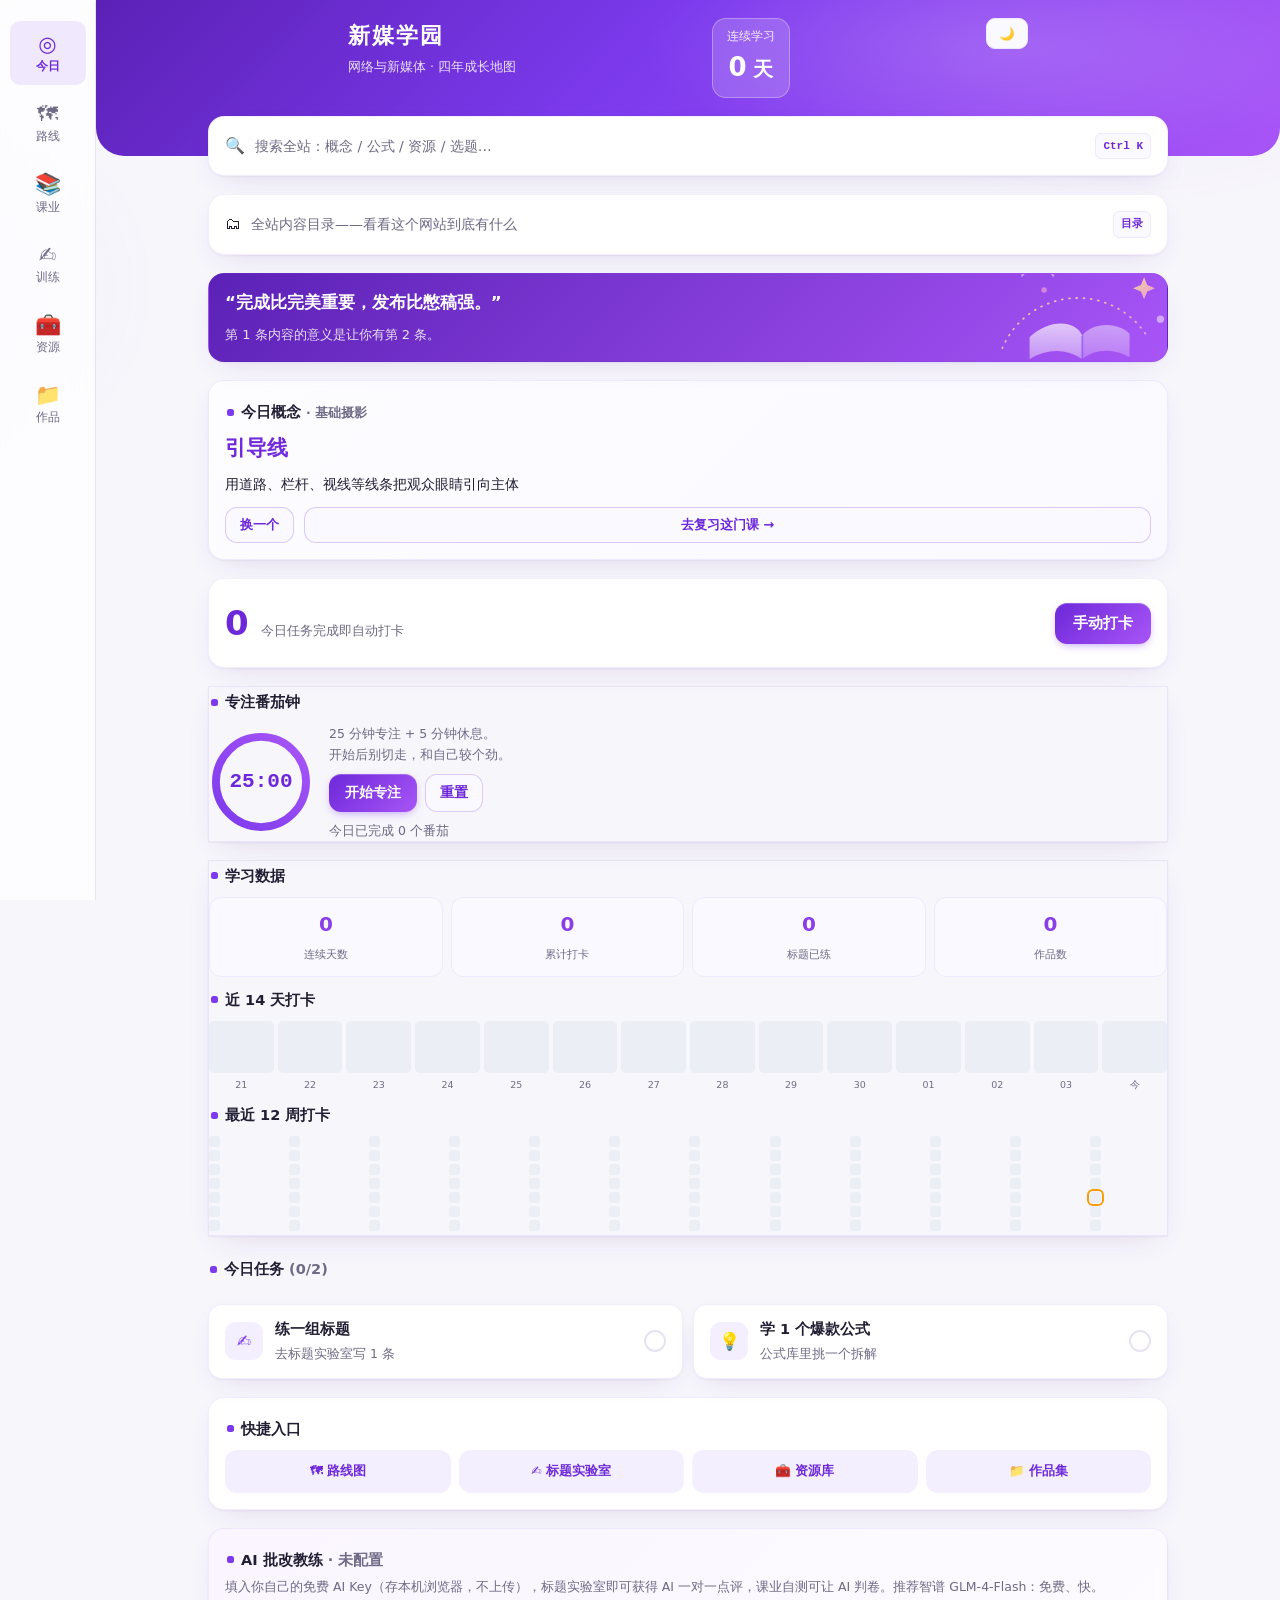
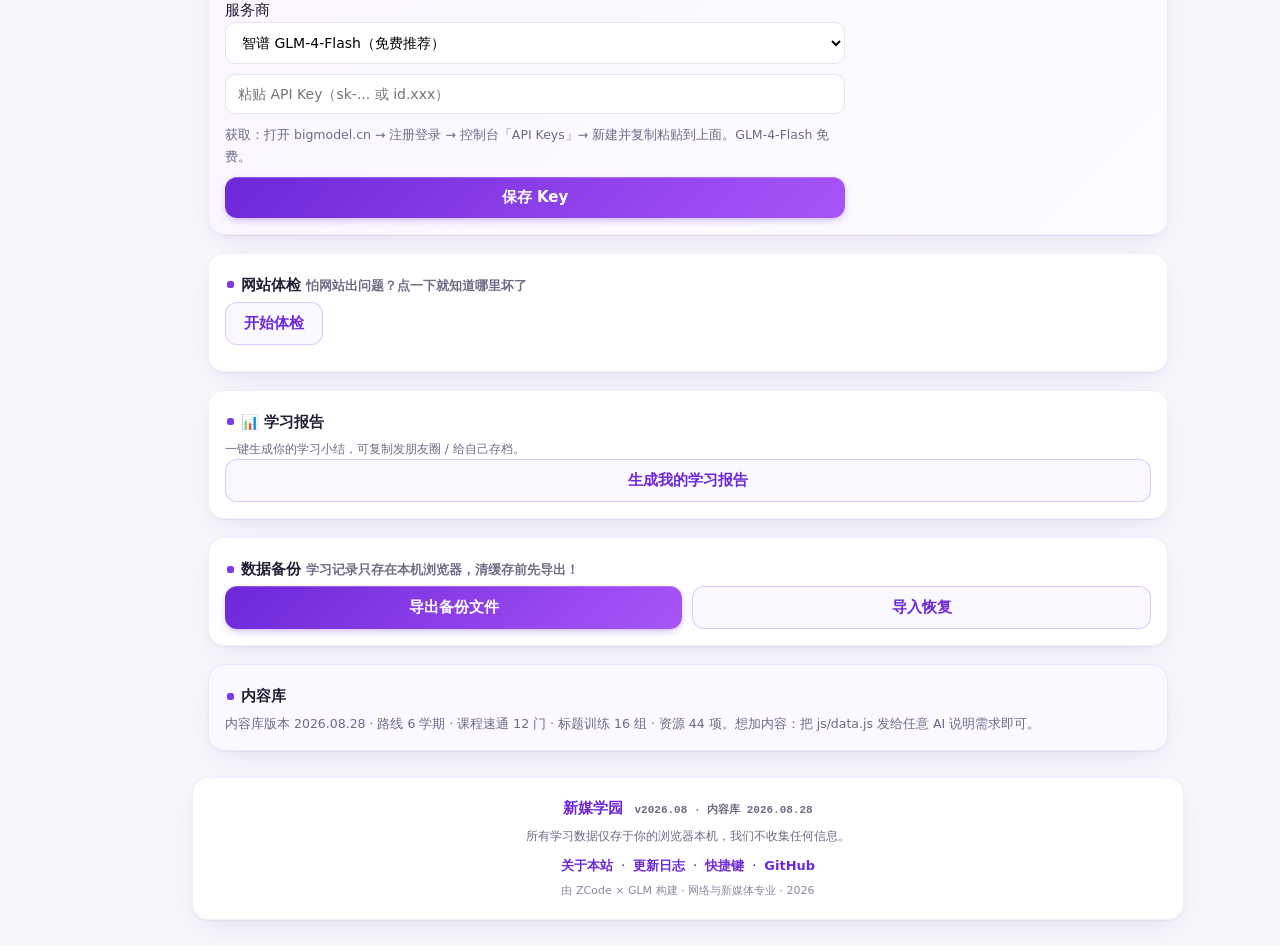
<file: index.html>
<!DOCTYPE html>
<html lang="zh-CN">
<head>
<meta charset="UTF-8">
<meta name="viewport" content="width=device-width, initial-scale=1.0, viewport-fit=cover">
<title>新媒学园 · 网络与新媒体学习站</title>
<link rel="stylesheet" href="css/style.css">
<link rel="manifest" href="manifest.json">
<meta name="theme-color" content="#7c3aed">
<link rel="icon" type="image/png" href="assets/icon-192.png">
<link rel="apple-touch-icon" href="assets/apple-touch-icon.png">
<meta name="apple-mobile-web-app-capable" content="yes">
<meta name="apple-mobile-web-app-status-bar-style" content="black-translucent">
<meta property="og:title" content="新媒学园 · 网络与新媒体学习站">
<meta property="og:description" content="网新专业四年成长地图：课业速通、文案训练场、海报实验室、AI 提示词学院、增长运营手册。数据存本机，免费无广告。">
<meta property="og:image" content="assets/icon-512.png">
<meta name="description" content="网络与新媒体专业学习站：路线图、课业速通、AI 批改、训练场、资源库。数据存本机。">
</head>
<body>

<header class="topbar">
  <div class="topbar-inner">
    <div>
      <h1>新媒学园</h1>
      <p class="subtitle">网络与新媒体 · 四年成长地图</p>
    </div>
    <div class="countdown-box" id="streakBox" title="切换深色/浅色模式" role="button" style="cursor:pointer">
      <span class="cd-label">连续学习</span>
      <span class="cd-num"><b id="streakDays">0</b> 天</span>
    </div>
    <button class="mini-btn" id="themeBtn" title="切换深色/浅色">🌙</button>
  </div>
</header>

<main>

  <!-- ================= 今日 ================= -->
  <section class="page" id="page-home">
    <div class="card search-card" id="searchEntry" role="button">
      <span class="search-ico">🔍</span>
      <span class="search-hint">搜索全站：概念 / 公式 / 资源 / 选题…</span>
      <span class="search-kbd">Ctrl K</span>
    </div>

    <div class="card search-card" id="catalogEntry" role="button">
      <span class="search-ico">🗂</span>
      <span class="search-hint">全站内容目录——看看这个网站到底有什么</span>
      <span class="search-kbd">目录</span>
    </div>

    <div class="card quote-card hero-card">
      <svg class="hero-deco" viewBox="0 0 220 170" xmlns="http://www.w3.org/2000/svg" aria-hidden="true">
        <defs>
          <linearGradient id="hg1" x1="0" y1="0" x2="1" y2="1"><stop offset="0" stop-color="#fde68a"/><stop offset="1" stop-color="#f9a8d4"/></linearGradient>
          <linearGradient id="hg2" x1="0" y1="0" x2="0" y2="1"><stop offset="0" stop-color="#ffffff" stop-opacity=".9"/><stop offset="1" stop-color="#ffffff" stop-opacity=".5"/></linearGradient>
        </defs>
        <path d="M30 140 A 90 90 0 0 1 190 128" stroke="url(#hg1)" stroke-width="2" fill="none" stroke-dasharray="1 7" stroke-linecap="round" opacity=".9"/>
        <path d="M60 128 C 80 108, 110 108, 118 126 L 118 152 C 100 140, 80 140, 60 152 Z" fill="url(#hg2)" opacity=".85"/>
        <path d="M118 126 C 128 112, 156 110, 170 124 L 170 150 C 154 140, 132 140, 118 152 Z" fill="url(#hg2)" opacity=".55"/>
        <path d="M118 126 L 118 152" stroke="#7c3aed" stroke-width="2" opacity=".5"/>
        <path d="M186 62 l3.5 8.5 8.5 3.5 -8.5 3.5 -3.5 8.5 -3.5 -8.5 -8.5 -3.5 8.5 -3.5 Z" fill="url(#hg1)" opacity=".95"/>
        <path d="M148 30 l2.5 6 6 2.5 -6 2.5 -2.5 6 -2.5 -6 -6 -2.5 6 -2.5 Z" fill="#ffffff" opacity=".8"/>
        <circle cx="96" cy="52" r="5" fill="#fde68a" opacity=".8"/>
        <circle cx="76" cy="76" r="3" fill="#f9a8d4" opacity=".7"/>
        <circle cx="204" cy="108" r="4" fill="#ffffff" opacity=".55"/>
        <path d="M52 60 c 8 -14, 26 -14, 34 0" stroke="#ffffff" stroke-width="2.5" fill="none" stroke-linecap="round" opacity=".5"/>
      </svg>
      <p class="quote-en" id="quoteEn"></p>
      <p class="quote-cn" id="quoteCn"></p>
    </div>

    <div class="card daily-concept">
      <p class="sec-label">今日概念 <span class="muted small" id="dcCourse"></span></p>
      <p class="dc-term" id="dcTerm"></p>
      <p class="dc-def" id="dcDef"></p>
      <div style="display:flex;gap:10px;margin-top:10px">
        <button class="btn btn-ghost" id="dcShuffle" style="flex:0 0 auto;padding:8px 14px;font-size:13px">换一个</button>
        <button class="btn btn-ghost" id="dcGo" style="flex:1;padding:8px 14px;font-size:13px">去复习这门课 →</button>
      </div>
    </div>

    <div class="card streak-card">
      <div class="streak-left">
        <span class="streak-num" id="homeStreak">0</span>
        <span class="streak-unit">今日任务完成即自动打卡</span>
      </div>
      <button class="btn btn-primary" id="checkinBtn">手动打卡</button>
    </div>

    <div class="card-lite">
      <p class="sec-label">专注番茄钟</p>
      <div class="pomo-wrap">
        <div class="pomo-ring">
          <svg viewBox="0 0 120 120"><circle cx="60" cy="60" r="52" fill="none" stroke="var(--line)" stroke-width="9"/><circle id="pomoArc" cx="60" cy="60" r="52" fill="none" stroke="url(#pomoG)" stroke-width="9" stroke-linecap="round" stroke-dasharray="326.7" stroke-dashoffset="0" transform="rotate(-90 60 60)"/><defs><linearGradient id="pomoG" x1="0" y1="0" x2="1" y2="1"><stop offset="0" stop-color="#7c3aed"/><stop offset="1" stop-color="#a855f7"/></linearGradient></defs></svg>
          <div class="pomo-time" id="pomoTime">25:00</div>
        </div>
        <div class="pomo-side">
          <p class="muted small" id="pomoHint">25 分钟专注 + 5 分钟休息。<br>开始后别切走，和自己较个劲。</p>
          <div class="pomo-btns">
            <button class="btn btn-primary" id="pomoBtn" style="padding:9px 16px;font-size:13.5px">开始专注</button>
            <button class="btn btn-ghost" id="pomoReset" style="padding:9px 14px;font-size:13.5px">重置</button>
          </div>
          <p class="muted small" id="pomoCount">今日已完成 0 个番茄</p>
        </div>
      </div>
    </div>

    <div class="card-lite">
      <p class="sec-label">学习数据</p>
      <div class="stat-row" id="statRow"></div>
      <p class="sec-label" style="margin-top:12px">近 14 天打卡</p>
      <div id="bars14"></div>
      <p class="sec-label" style="margin-top:12px">最近 12 周打卡</p>
      <div class="heatmap" id="heatmap"></div>
    </div>

    <div class="card install-card" id="installCard" hidden>
      <p class="sec-label">📲 安装到桌面</p>
      <p class="muted small">把新媒学园装成桌面应用：独立窗口、离线可用。点击下面的按钮即刻安装。</p>
      <button class="btn btn-primary" id="installBtn" style="width:100%">安装应用</button>
    </div>

    <p class="sec-label">今日任务 <span class="muted" id="taskProgress"></span></p>
    <div class="task-list" id="taskList"></div>

    <div class="card quick-nav">
      <p class="sec-label">快捷入口</p>
      <div class="qn-grid">
        <button data-go="page-road">🗺 路线图</button>
        <button data-go="page-train">✍ 标题实验室</button>
        <button data-go="page-res">🧰 资源库</button>
        <button data-go="page-folio">📁 作品集</button>
      </div>
    </div>

    <div class="card ai-card" id="aiCard">
      <p class="sec-label">AI 批改教练 <span class="muted" id="aiStatus"></span></p>
      <p class="muted small">填入你自己的免费 AI Key（存本机浏览器，不上传），标题实验室即可获得 AI 一对一点评，课业自测可让 AI 判卷。推荐智谱 GLM-4-Flash：免费、快。</p>
      <div class="form-col">
        <label class="row-between">服务商
          <select id="aiProvider">
            <option value="zhipu">智谱 GLM-4-Flash（免费推荐）</option>
            <option value="siliconflow">硅基流动（有免费模型）</option>
            <option value="deepseek">DeepSeek（低价）</option>
          </select>
        </label>
        <input type="password" id="aiKey" placeholder="粘贴 API Key（sk-... 或 id.xxx）">
        <p class="muted small" id="aiHelp"></p>
        <div style="display:flex;gap:10px">
          <button class="btn btn-primary" id="aiSave" style="flex:1">保存 Key</button>
          <button class="btn btn-ghost" id="aiClear" style="display:none">清除</button>
        </div>
      </div>
    </div>

    <div class="card">
      <p class="sec-label">网站体检 <span class="muted small">怕网站出问题？点一下就知道哪里坏了</span></p>
      <button class="btn btn-ghost" id="diagBtn">开始体检</button>
      <div id="diagResult" style="margin-top:10px"></div>
    </div>

    <div class="card">
      <p class="sec-label">📊 学习报告</p>
      <p class="muted small" style="font-size:12px">一键生成你的学习小结，可复制发朋友圈 / 给自己存档。</p>
      <button class="btn btn-ghost" id="reportBtn" style="width:100%">生成我的学习报告</button>
      <textarea id="reportOut" rows="5" hidden style="margin-top:10px;width:100%;border:1.5px solid var(--line);border-radius:10px;padding:10px;font-size:12.5px;font-family:inherit;background:#fff;color:var(--ink)"></textarea>
      <button class="btn btn-primary" id="reportCopy" hidden style="width:100%;margin-top:8px">复制报告</button>
    </div>

    <div class="card">
      <p class="sec-label">数据备份 <span class="muted small">学习记录只存在本机浏览器，清缓存前先导出！</span></p>
      <div style="display:flex;gap:10px">
        <button class="btn btn-primary" id="backupBtn" style="flex:1">导出备份文件</button>
        <button class="btn btn-ghost" id="restoreBtn" style="flex:1">导入恢复</button>
      </div>
      <input type="file" id="restoreFile" accept=".json" style="display:none">
    </div>

    <div class="card data-info">
      <p class="sec-label">内容库</p>
      <p class="muted small" id="dataInfo"></p>
    </div>
  </section>

  <!-- ================= 路线图 ================= -->
  <section class="page" id="page-road" hidden>
    <div class="card">
      <p class="card-title">四年成长地图</p>
      <p class="muted small">基于网络与新媒体专业通用培养方案整理，<b>具体课程以你所在学校的培养方案为准</b>。点击学期卡片展开详情。</p>
    </div>
    <div class="card major-card">
      <p class="card-title">这个专业到底是什么</p>
      <p style="font-size:14px;line-height:1.8" id="majorLiner"></p>
      <div class="evo-line" id="evoLine"></div>
      <div id="majorInsights"></div>
    </div>

    <div id="roadList"></div>

    <div class="card">
      <p class="card-title">毕业后去哪 · 五大就业方向</p>
      <p class="muted small">薪资为招聘平台公开数据的大致区间（参考），能力大于起薪——作品集才是应届生的硬通货。</p>
      <div id="careerList"></div>
    </div>
  </section>

  <!-- ================= 训练场 ================= -->
  <section class="page" id="page-train" hidden>
    <div class="subtabs" id="trainTabs">
      <button class="subtab active" data-t="lab">标题实验室</button>
      <button class="subtab" data-t="formula">爆款公式</button>
      <button class="subtab" data-t="open">开头训练</button>
      <button class="subtab" data-t="clinic">坏文案门诊</button>
      <button class="subtab" data-t="script">短视频脚本</button>
      <button class="subtab" data-t="poster">海报实验室</button>
      <button class="subtab" data-t="prompt">提示词学院</button>
      <button class="subtab" data-t="adlab">广告创意坊</button>
      <button class="subtab" data-t="growth">增长运营</button>
      <button class="subtab" data-t="topics">选题库</button>
    </div>
    <div id="trainArea"></div>

    <div class="card" style="margin-top:4px">
      <p class="card-title">从零开号 · 七步任务线</p>
      <p class="muted small">你还没有账号？按这七步走，从选平台到第一次复盘。</p>
      <div id="starterList"></div>
    </div>
  </section>

  <!-- ================= 课业速通 ================= -->
  <section class="page" id="page-course" hidden>
    <div class="card course-intro">
      <svg class="intro-deco" viewBox="0 0 200 110" xmlns="http://www.w3.org/2000/svg" aria-hidden="true">
        <defs>
          <linearGradient id="ig1" x1="0" y1="0" x2="1" y2="1"><stop offset="0" stop-color="#a78bfa"/><stop offset="1" stop-color="#f9a8d4"/></linearGradient>
        </defs>
        <rect x="14" y="30" width="86" height="58" rx="8" fill="#ede9fe"/>
        <path d="M50 46 l6 12 13 2 -9.5 9 2.2 13 -11.7 -6.2 -11.7 6.2 2.2 -13 -9.5 -9 13 -2 Z" fill="url(#ig1)"/>
        <rect x="112" y="44" width="70" height="8" rx="4" fill="#ddd6fe"/>
        <rect x="112" y="60" width="56" height="8" rx="4" fill="#ede9fe"/>
        <rect x="112" y="76" width="62" height="8" rx="4" fill="#f5f3ff"/>
        <circle cx="168" cy="26" r="10" fill="#fde68a" opacity=".9"/>
        <circle cx="30" cy="18" r="4" fill="#c4b5fd"/>
        <path d="M150 12 l3 7 7 3 -7 3 -3 7 -3 -7 -7 -3 7 -3 Z" fill="#a78bfa" opacity=".7"/>
      </svg>
      <p class="card-title">课业速通 · 大一已修课程复习库</p>
      <p class="muted small">学过 ≠ 学会。每门课三件套：概念速览（考前扫一遍）→ 重点理论（人话解读 + 考试怎么考 + 新媒体怎么用）→ 自测（先想再看答案）。点课程卡片展开。</p>
    </div>
    <div class="card flash-entry-card">
      <p class="sec-label">⚡ 速记闪卡</p>
      <p class="muted small">112 个概念随机翻卡自测：看名字回忆定义，翻面对答案。主动回忆比反复看列表记得牢——考前过一轮神器。</p>
      <button class="btn btn-primary" id="flashEntry" style="width:100%">开始闪卡</button>
    </div>

    <div class="card">
      <p class="card-title">必考学者速查</p>
      <p class="muted small">新传考试名单上的常客。点学者卡片展开：理论详解 + 考试怎么考 + 记忆点。</p>
      <div id="scholarList"></div>
    </div>

    <div id="courseList"></div>
  </section>

  <!-- ================= 资源库 ================= -->
  <section class="page" id="page-res" hidden>
    <div class="card">
      <p class="card-title">资源与工具库</p>
      <input type="search" id="resSearch" placeholder="搜索工具或用途，如：剪辑 / 图库 / AI">
      <div class="cat-chips" id="catChips"></div>
    </div>
    <div id="resList"></div>
    <p class="muted small" style="padding:0 4px">不放具体网址（容易失效），直接搜索名称即可找到官网。使用素材时注意授权范围。</p>
  </section>

  <!-- ================= 作品集 ================= -->
  <section class="page" id="page-folio" hidden>
    <div class="card">
      <p class="card-title">添加作品</p>
      <p class="muted small">课程作业、账号内容、比赛成果都算作品。数据好的优先记录（播放量、比赛名次）。</p>
      <div class="form-col">
        <input type="text" id="folioName" placeholder="作品名称（如：期末纪录片《食堂故事》）">
        <select id="folioType">
          <option>图文 / 推文</option>
          <option>短视频</option>
          <option>账号运营</option>
          <option>设计作品</option>
          <option>网页 / H5</option>
          <option>比赛 / 获奖</option>
          <option>其他</option>
        </select>
        <input type="text" id="folioLink" placeholder="链接或位置（可选，如：B站链接 / 相册编号）">
        <textarea id="folioNote" rows="3" placeholder="一句话亮点（可选，如：完播率 40%，被学院账号转发）"></textarea>
        <button class="btn btn-primary" id="folioAdd">加入作品集</button>
      </div>
    </div>
    <p class="sec-label">我的作品 <span class="muted" id="folioCount"></span></p>
    <div class="task-list" id="folioList"></div>
  </section>

</main>

<nav class="tabbar" id="tabbar">
  <button class="tab active" data-page="page-home"><span class="tab-ico">◎</span>今日</button>
  <button class="tab" data-page="page-road"><span class="tab-ico">🗺</span>路线</button>
  <button class="tab" data-page="page-course"><span class="tab-ico">📚</span>课业</button>
  <button class="tab" data-page="page-train"><span class="tab-ico">✍</span>训练</button>
  <button class="tab" data-page="page-res"><span class="tab-ico">🧰</span>资源</button>
  <button class="tab" data-page="page-folio"><span class="tab-ico">📁</span>作品</button>
</nav>

<div class="search-overlay" id="searchOverlay" hidden>
  <div class="search-panel">
    <input type="text" id="searchInput" placeholder="搜索概念、公式、资源、案例…（Esc 关闭）" autocomplete="off">
    <div class="search-results" id="searchResults"></div>
  </div>
</div>

<div class="search-overlay" id="catalogOverlay" hidden>
  <div class="search-panel">
    <div class="catalog-head">🗂 全站内容目录</div>
    <div class="search-results" id="catalogBody"></div>
  </div>
</div>

<footer class="footer">
  <div class="footer-inner">
    <p class="f-brand">新媒学园 <span id="fVersion">v1.2</span></p>
    <p class="f-note">所有学习数据仅存于你的浏览器本机，我们不收集任何信息。</p>
    <p class="f-links">
      <button id="fAbout">关于本站</button>·<button id="fChangelog">更新日志</button>·<button id="fKeys">快捷键</button>·<a href="https://github.com/zhouhe1234/newmedia-academy" target="_blank" rel="noopener">GitHub</a>
    </p>
    <p class="f-note small">由 ZCode × GLM 构建 · 网络与新媒体专业 · 2026</p>
  </div>
</footer>

<div class="search-overlay" id="aboutOverlay" hidden>
  <div class="search-panel">
    <div class="catalog-head">关于本站</div>
    <div class="about-body" id="aboutBody"></div>
  </div>
</div>

<div class="search-overlay" id="logOverlay" hidden>
  <div class="search-panel">
    <div class="catalog-head">更新日志</div>
    <div class="search-results" id="changelogBody"></div>
  </div>
</div>

<div class="search-overlay" id="keysOverlay" hidden>
  <div class="search-panel">
    <div class="catalog-head">快捷键</div>
    <div class="search-results" id="keysBody"></div>
  </div>
</div>

<div class="search-overlay" id="flashOverlay" hidden>
  <div class="search-panel" style="max-width:420px">
    <div class="flash-top"><span id="flashCourse" class="sr-cat">—</span><span id="flashStat" class="muted small"></span></div>
    <div class="flash-card" id="flashCardBox">
      <div id="flashFront" class="flash-front">—</div>
      <div id="flashBackWrap" hidden><p class="flash-back" id="flashBack">—</p></div>
      <p class="flip-hint" id="flashHint">先自己回忆定义，再点「翻面」对照</p>
    </div>
    <div class="flash-btns"><button class="btn btn-primary" id="flashFlip" style="flex:1">翻面</button></div>
  </div>
</div>

<script src="js/data.js"></script>
<script src="js/app.js"></script>
</body>
</html>
</file>
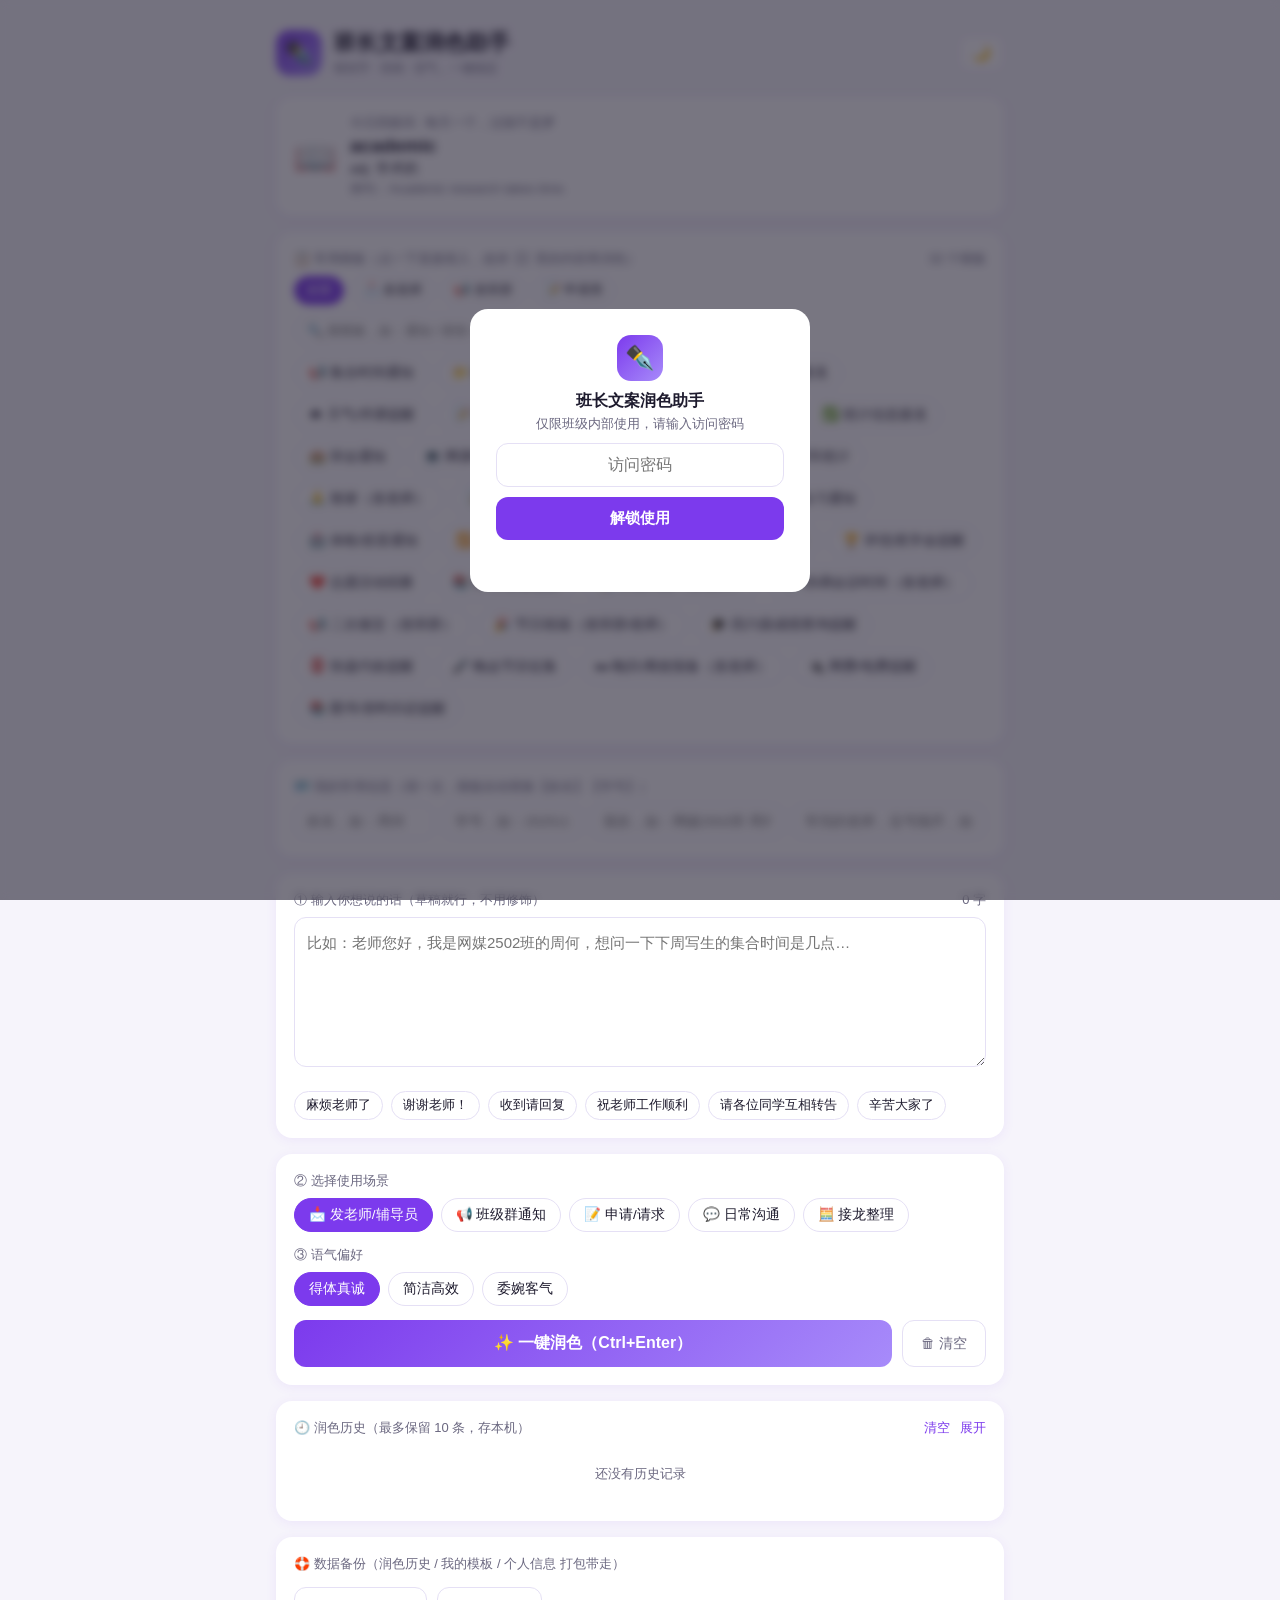
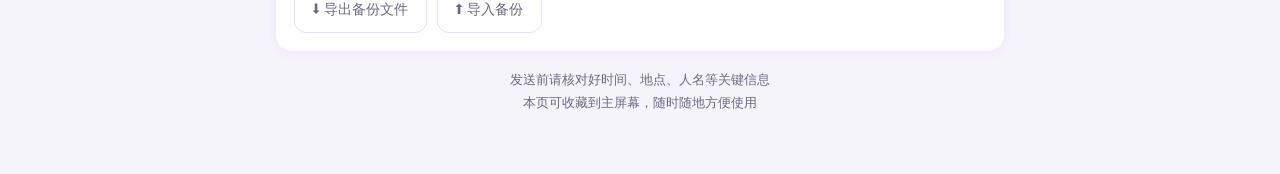
<file: polish/index.html>
<!DOCTYPE html>
<html lang="zh-CN">
<head>
<meta charset="UTF-8">
<meta name="viewport" content="width=device-width, initial-scale=1.0, viewport-fit=cover">
<title>班长文案润色助手</title>
<meta name="theme-color" content="#7c3aed">
<link rel="manifest" href="manifest.json">
<link rel="apple-touch-icon" href="../assets/icon-192.png">
<style>
:root{--p:#7c3aed;--p2:#a78bfa;--bg:#f6f4fb;--card:#fff;--txt:#1e1b2e;--mut:#6b6880;--ok:#059669}
*{box-sizing:border-box;margin:0;padding:0}
body{font-family:"PingFang SC","Microsoft YaHei",sans-serif;background:var(--bg);color:var(--txt);min-height:100vh}
.wrap{max-width:760px;margin:0 auto;padding:28px 16px 60px}
header{display:flex;align-items:center;gap:12px;margin-bottom:20px}
.logo{width:46px;height:46px;border-radius:14px;background:linear-gradient(135deg,var(--p),var(--p2));display:flex;align-items:center;justify-content:center;font-size:24px;flex:none}
h1{font-size:22px}h1 small{display:block;font-size:12px;color:var(--mut);font-weight:normal;margin-top:2px}
.card{background:var(--card);border-radius:16px;padding:18px;box-shadow:0 2px 12px rgba(124,58,237,.08);margin-bottom:16px}
.label{font-size:13px;color:var(--mut);margin-bottom:8px;display:flex;justify-content:space-between;align-items:center}
textarea{width:100%;min-height:150px;border:1.5px solid #e5e0f5;border-radius:12px;padding:12px;font-size:15px;line-height:1.7;resize:vertical;font-family:inherit;outline:none}
textarea:focus{border-color:var(--p2)}
.chips{display:flex;flex-wrap:wrap;gap:8px}
.chip{padding:7px 14px;border-radius:999px;border:1.5px solid #e5e0f5;background:#fff;font-size:13.5px;cursor:pointer;transition:.15s;user-select:none}
.chip.on{background:var(--p);border-color:var(--p);color:#fff}
.chip:not(.on):hover{border-color:var(--p2)}
.chip.mini{font-size:12.5px;padding:5px 11px}
.row{display:flex;gap:10px;margin-top:14px}
button.main{flex:1;padding:13px;border:none;border-radius:12px;background:linear-gradient(135deg,var(--p),var(--p2));color:#fff;font-size:16px;font-weight:600;cursor:pointer}
button.main:disabled{opacity:.55;cursor:wait}
button.ghost{padding:13px 18px;border-radius:12px;border:1.5px solid #e5e0f5;background:#fff;cursor:pointer;font-size:14px;color:var(--mut)}
button.ghost:hover{border-color:var(--p2);color:var(--p)}
#out{display:none}
#out .polished{white-space:pre-wrap;line-height:1.8;font-size:15px;background:#faf8ff;border:1.5px dashed var(--p2);border-radius:12px;padding:14px}
#notes{margin-top:10px;font-size:13px;color:var(--ok);line-height:1.6;white-space:pre-wrap}
#tune{display:none;margin-top:12px}
#tune .label{margin-bottom:6px}
#err{display:none;margin-top:10px;font-size:13.5px;color:#dc2626;background:#fef2f2;border-radius:10px;padding:10px;line-height:1.6}
.spin{display:inline-block;width:14px;height:14px;border:2px solid #fff;border-top-color:transparent;border-radius:50%;animation:r 1s linear infinite;vertical-align:-2px;margin-right:6px}
@keyframes r{to{transform:rotate(360deg)}}
.tip{font-size:12.5px;color:var(--mut);text-align:center;margin-top:18px;line-height:1.8}
@media print{body{background:#fff}body.dark{--card:#fff;--txt:#1e1b2e;--mut:#6b6880}.wrap>*:not(#out){display:none!important}#out{display:block!important;box-shadow:none}#out .polished{border:none;background:#fff;font-size:16px;padding:0}#notes,#tune,#copy,.label .linkbtn{display:none!important}}
#lock{position:fixed;inset:0;background:rgba(30,27,46,.6);backdrop-filter:blur(4px);display:flex;align-items:center;justify-content:center;z-index:9}
#lock .box{background:#fff;border-radius:18px;padding:26px;width:min(340px,88vw);text-align:center}
#lock .box .logo{margin:0 auto 10px}
#lock input{width:100%;padding:12px;border:1.5px solid #e5e0f5;border-radius:12px;font-size:16px;text-align:center;outline:none;margin:10px 0}
#lock input:focus{border-color:var(--p2)}
#lock button{width:100%;padding:12px;border:none;border-radius:12px;background:var(--p);color:#fff;font-size:15px;font-weight:600;cursor:pointer}
#lockmsg{font-size:12.5px;color:#dc2626;min-height:18px;margin-top:8px}
#histList .h-item{border:1px solid #eee;border-radius:10px;padding:10px;margin-bottom:8px;font-size:13px}
#histList .h-item .h-out{color:var(--txt);margin-top:4px;max-height:88px;overflow:hidden;white-space:pre-wrap;line-height:1.6}
#histList .h-item .h-meta{color:var(--mut);font-size:11.5px;display:flex;justify-content:space-between;margin-bottom:4px}
#histList .h-item .h-copy{float:right;font-size:12px;color:var(--p);cursor:pointer}
#searchTpl{width:100%;max-width:220px;padding:7px 12px;border:1.5px solid #e5e0f5;border-radius:999px;font-size:13px;outline:none;margin-bottom:10px}
#searchTpl:focus{border-color:var(--p2)}
#histEmpty{color:var(--mut);font-size:13px;text-align:center;padding:20px 0}
.linkbtn{color:var(--p);cursor:pointer;font-size:12.5px;user-select:none}
.pinput{flex:1;min-width:140px;padding:9px 12px;border:1.5px solid #e5e0f5;border-radius:10px;font-size:13.5px;outline:none;font-family:inherit}
.pinput:focus{border-color:var(--p2)}
body.dark{--bg:#17141f;--card:#221e30;--txt:#ece9f5;--mut:#9a95b0}
body.dark textarea,body.dark input{background:#1b1728;border-color:#3a3355;color:var(--txt)}
body.dark .chip{background:#221e30;border-color:#3a3355;color:var(--txt)}
body.dark .chip:not(.on):hover{border-color:var(--p2)}
body.dark #out .polished{background:#1b1728}
body.dark #histList .h-item{border-color:#3a3355}
body.dark #lock .box{background:#221e30}
body.dark button.ghost{background:#221e30;border-color:#3a3355;color:var(--mut)}
#themeBtn{margin-left:auto;padding:8px 12px;border-radius:10px;border:1.5px solid #e5e0f5;background:#fff;cursor:pointer;font-size:15px}
body.dark #themeBtn{background:#221e30;border-color:#3a3355}
</style>
</head>
<body>
<div id="lock">
  <div class="box">
    <div class="logo">✒️</div>
    <div style="font-weight:600">班长文案润色助手</div>
    <div style="font-size:12.5px;color:var(--mut);margin-top:4px">仅限班级内部使用，请输入访问密码</div>
    <input id="pwd" type="password" placeholder="访问密码" autocomplete="current-password">
    <button id="unlock">解锁使用</button>
    <div id="lockmsg"></div>
  </div>
</div>

<div class="wrap">
<header>
  <div class="logo">✒️</div>
  <div><h1>班长文案润色助手<small>错别字 · 语病 · 语气，一键搞定</small></h1></div>
  <button id="themeBtn" title="切换深色/浅色">🌙</button>
</header>

<div class="card" style="display:flex;gap:14px;align-items:center">
  <div style="font-size:34px;flex:none">📖</div>
  <div style="flex:1">
    <div style="font-size:12.5px;color:var(--mut)">今日四级词 · 每天一个，过级不是梦</div>
    <div style="font-size:19px;font-weight:700;margin:3px 0" id="cetWord"></div>
    <div style="font-size:13.5px" id="cetMean"></div>
    <div style="font-size:13px;color:var(--mut);margin-top:2px" id="cetEx"></div>
  </div>
</div>

<div class="card">
  <div class="label"><span>📋 常用模板（点一下直接填入，改掉【】里的内容再润色）</span><span id="tplCount"></span></div>
  <div class="chips" id="tplCats" style="margin-bottom:10px"></div>
  <input id="searchTpl" placeholder="🔍 搜模板，如：通知 / 请假 / 老师…">
  <div id="myTplForm" style="display:none;gap:8px;margin-bottom:10px;flex-wrap:wrap;align-items:center">
    <input id="myTplName" class="pinput" placeholder="给这个模板起个名字，如：每周收作业通知" style="flex:2">
    <button class="ghost" id="myTplSave" style="padding:8px 14px">💾 保存</button>
  </div>
  <div class="chips" id="tpls"></div>
</div>

<div class="card">
  <div class="label"><span>🪪 我的常用信息（填一次，模板自动替换【姓名】【学号】）</span></div>
  <div style="display:flex;gap:8px;flex-wrap:wrap">
    <input class="pinput" id="myName" placeholder="姓名，如：周何">
    <input class="pinput" id="myId" placeholder="学号，如：2525110XX">
    <input class="pinput" id="mySign" placeholder="落款，如：网媒2502班 周何" style="flex:2">
    <input class="pinput" id="myTeachers" placeholder="常找的老师，逗号隔开，如：王老师,李导员" style="flex:2">
  </div>
</div>

<div class="card">
  <div class="label"><span>① 输入你想说的话（草稿就行，不用修饰）</span><span id="cnt">0 字</span></div>
  <textarea id="in" placeholder="比如：老师您好，我是网媒2502班的周何，想问一下下周写生的集合时间是几点…"></textarea>
  <div class="chips" id="teacherChips" style="margin-top:10px"></div>
  <div class="chips" id="quickPhrases" style="margin-top:10px"></div>
</div>

<div class="card">
  <div class="label"><span>② 选择使用场景</span></div>
  <div class="chips" id="scenes">
    <span class="chip on" data-v="teacher">📩 发老师/辅导员</span>
    <span class="chip" data-v="notice">📢 班级群通知</span>
    <span class="chip" data-v="request">📝 申请/请求</span>
    <span class="chip" data-v="casual">💬 日常沟通</span>
    <span class="chip" data-v="jielong">🧮 接龙整理</span>
  </div>
  <div class="label" style="margin-top:14px"><span>③ 语气偏好</span></div>
  <div class="chips" id="tones">
    <span class="chip on" data-v="得体、真诚、有分寸">得体真诚</span>
    <span class="chip" data-v="简洁、高效、直奔重点">简洁高效</span>
    <span class="chip" data-v="委婉、客气、留有余地">委婉客气</span>
  </div>
  <div class="row">
    <button class="main" id="go">✨ 一键润色（Ctrl+Enter）</button>
    <button class="ghost" id="copy" style="display:none">📋 复制</button>
    <button class="ghost" id="printBtn" style="display:none">🖨 打印/PDF</button>
    <button class="ghost" id="readBtn" style="display:none">🔊 朗读</button>
    <button class="ghost" id="imgBtn" style="display:none">🖼 存为长图</button>
    <button class="ghost" id="clear">🗑 清空</button>
  </div>
  <div id="err"></div>
</div>

<div class="card" id="out">
  <div class="label"><span>④ 润色结果</span><span class="linkbtn" id="saveHist">存入历史</span><span class="linkbtn" id="saveTpl">💾 存为我的模板</span><span class="linkbtn" id="xlsxBtn" style="display:none">⬇ 导出名单（Excel）</span></div>
  <div class="polished" id="polished"></div>
  <div id="notes"></div>
  <div id="tune">
    <div class="label"><span>对结果不满意？微调一下：</span></div>
    <div class="chips">
      <span class="chip mini" data-t="在保持信息完整的前提下，把这段话改得更简短精炼">✂️ 更简短</span>
      <span class="chip mini" data-t="把这段话改得更正式一些，适合书面提交">🎩 更正式</span>
      <span class="chip mini" data-t="把这段话改得更口语化、更亲切自然，像平时发微信">💬 更口语</span>
      <span class="chip mini" data-t="把这段话改得更委婉客气，避免生硬">🍀 更委婉</span>
      <span class="chip mini" data-t="在保留时间、地点、事项等关键信息的前提下，把这段话压缩到100字以内">📏 压缩到100字</span>
    </div>
  </div>
</div>

<div class="card">
  <div class="label"><span>🕘 润色历史（最多保留 10 条，存本机）</span><span style="display:flex;gap:10px"><span class="linkbtn" id="histClear">清空</span><span class="linkbtn" id="histToggle">展开</span></span></div>
  <div id="histList" style="display:none"></div>
  <div id="histEmpty">还没有历史记录</div>
</div>

<div class="card">
  <div class="label"><span>🛟 数据备份（润色历史 / 我的模板 / 个人信息 打包带走）</span></div>
  <div class="row">
    <button class="ghost" id="expBtn">⬇ 导出备份文件</button>
    <button class="ghost" id="impBtn">⬆ 导入备份</button>
    <input type="file" id="impFile" accept=".json" style="display:none">
  </div>
</div>

<p class="tip">发送前请核对好时间、地点、人名等关键信息<br>本页可收藏到主屏幕，随时随地方便使用</p>
</div>

<script>
const CFG={url:"https://ws-mcyvrepj57llk2up.cn-beijing.maas.aliyuncs.com/compatible-mode/v1/chat/completions",model:"deepseek-v4-flash",
salt:"Z2RIQ82mf+eEowk0go8peA==",iv:"QQJlslSvcd44cpcZ",ct:"Z/h5x3JsO+IiiXOUtDslVlIvtZ5sn580T5PhzYQR+tZSqI83Zn9uFB5A7JbbZdj02+ooqJ/7k/piEKvqPJ+8oNZxqE8LLzCF2kNrDQxSweLGMcQuZYbMjc2FAranYKXPnhJxNBHfZSG3c+QqcD76K4LOk/13sO9qOQqABxKzOf76/jQM"};
let scene="teacher",tone="得体、真诚、有分寸";
// ===== 个人信息与偏好 =====
function getProf(){try{return JSON.parse(localStorage.getItem("bw_profile")||"{}")}catch{return{}}}
function getMy(){try{return JSON.parse(localStorage.getItem("bw_mytpls")||"[]")}catch{return[]}}
function getUse(){try{return JSON.parse(localStorage.getItem("bw_tpluse")||"{}")}catch{return{}}}
function applyProf(v){const p=getProf();
  if(p.name)v=v.split("【姓名】").join(p.name);
  if(p.id)v=v.split("【XXXX】").join(p.id);
  if(p.sign){v=v.split("学生：【姓名】").join("学生："+p.sign).split("网媒2502班 周何").join(p.sign).split("网媒2502班班长周何").join(p.sign)}
  return v;}
if(localStorage.getItem("bw_theme")==="dark"){document.body.classList.add("dark");const b=document.getElementById("themeBtn");if(b)b.textContent="☀️"}
document.getElementById("themeBtn").onclick=()=>{const d=document.body.classList.toggle("dark");document.getElementById("themeBtn").textContent=d?"☀️":"🌙";localStorage.setItem("bw_theme",d?"dark":"light")};
const $=id=>document.getElementById(id);
const te=new TextEncoder(),td=new TextDecoder();
const b64d=s=>Uint8Array.from(atob(s),c=>c.charCodeAt(0));

async function decryptKey(pwd){
  const km=await crypto.subtle.importKey("raw",te.encode(pwd),"PBKDF2",false,["deriveKey"]);
  const k=await crypto.subtle.deriveKey({name:"PBKDF2",salt:b64d(CFG.salt),iterations:100000,hash:"SHA-256"},km,{name:"AES-GCM",length:256},false,["decrypt"]);
  return td.decode(await crypto.subtle.decrypt({name:"AES-GCM",iv:b64d(CFG.iv)},k,b64d(CFG.ct)));
}

(async()=>{
  const saved=localStorage.getItem("bw_key");
  if(saved){
    const test=await callApi(saved,[{role:"user",content:"hi"}],1,true).catch(e=>({err:e.message}));
    if(test&&!test.err){$("lock").style.display="none";return}
    localStorage.removeItem("bw_key");
  }
})();
$("unlock").onclick=async()=>{
  const pwd=$("pwd").value;
  if(!pwd){$("lockmsg").textContent="请输入密码";return}
  try{
    const key=await decryptKey(pwd);
    localStorage.setItem("bw_key",key);
    $("lock").style.display="none";
  }catch{$("lockmsg").textContent="密码不对，再试试"}
};
$("pwd").addEventListener("keydown",e=>{if(e.key==="Enter")$("unlock").click()});

async function callApi(key,messages,maxTokens,quiet){
  const r=await fetch(CFG.url,{method:"POST",headers:{"Authorization":"Bearer "+key,"Content-Type":"application/json"},
    body:JSON.stringify({model:CFG.model,messages,max_tokens:maxTokens,temperature:0.4})});
  if(r.status===429)throw new Error("触发阿里云限流了，等 1-2 分钟再试");
  if(r.status===401||r.status===403)throw new Error("Key 失效或无权限，请联系周何重新配置");
  if(!r.ok){let d="";try{d=(await r.json()).error.message}catch{};throw new Error("HTTP "+r.status+" "+(d||"").slice(0,120))}
  const j=await r.json();
  return j.choices[0].message.content;
}

document.querySelectorAll("#scenes .chip").forEach(c=>c.onclick=()=>{
  document.querySelectorAll("#scenes .chip").forEach(x=>x.classList.remove("on"));
  c.classList.add("on");scene=c.dataset.v;
});
document.querySelectorAll("#tones .chip").forEach(c=>c.onclick=()=>{
  document.querySelectorAll("#tones .chip").forEach(x=>x.classList.remove("on"));
  c.classList.add("on");tone=c.dataset.v;
});
$("in").oninput=e=>{$("cnt").textContent=e.target.value.length+" 字"};

const SCENES={teacher:"这是大学班长要发给老师/辅导员的正式消息。要求：开头加得体称呼和问候，语气恭敬但不卑微，条理清晰，结尾礼貌收束（如'麻烦老师了''祝老师工作顺利'），保持学生身份的真诚。",
notice:"这是班长要发到班群里的通知。要求：信息要点清晰、可加序号分条，重点信息（时间/地点/事项）突出，语气亲切有号召力，结尾可加收到请回复之类的提醒。",
request:"这是班长代同学或自己向老师/学院提出的申请或请求。要求：说明事由简洁清楚，理由充分诚恳，明确诉求，语气正式礼貌，符合书面申请的格式感。",
casual:"这是日常沟通场景（同学、群里闲聊、非正式沟通）。要求：保持原意，改掉错别字和标点，让表达通顺自然即可，不要过度正式化。",
jielong:"这是班长在整理班级接龙/报名/统计的结果。用户会粘贴一堆零散的群聊回复。要求：1) 提取每位同学的姓名和所填内容，重复的只保留一条；2) 整理成编号清晰的名单；3) 末尾统计总人数；4) 信息不全或有疑问的单独列在最后提醒补充；5) 不遗漏、不虚构任何人名；6) 名单整理完后，另起一行单独输出 ===名单数据===，其下每行一条「姓名,内容」（没有额外内容的只写姓名），方便导出表格。"};

$("go").onclick=async()=>{await doPolish()};
$("clear").onclick=()=>{$("in").value="";localStorage.removeItem("bw_draft");$("in").dispatchEvent(new Event("input"));$("out").style.display="none";$("copy").style.display="none";$("tune").style.display="none";$("err").style.display="none"};
$("in").addEventListener("keydown",e=>{if((e.ctrlKey||e.metaKey)&&e.key==="Enter")$("go").click()});

async function doPolish(extra){
  const text=$("in").value.trim();
  $("err").style.display="none";
  if(!text){$("err").style.display="block";$("err").textContent="先在上面输入你想说的话~";return}
  const key=localStorage.getItem("bw_key");
  if(!key){$("err").style.display="block";$("err").textContent="请刷新页面输入访问密码";return}
  $("go").disabled=true;$("go").innerHTML='<span class="spin"></span>润色中…';
  try{
    const prompt=extra
      ?`请把下面这段话按要求修改：${extra}\n不要改变事实内容（时间、地点、人名等），输出修改后的完整文本，不要输出其他内容：\n\n${text}`
      :`你是"班长文案润色助手"。${SCENES[scene]||SCENES.teacher}\n润色基调：${tone}。\n任务：1) 改正所有错别字、错误的标点和语病；2) 按上述场景要求调整格式与语气；3) 不虚构、不改变事实内容（时间、地点、人名等保持原样）；4) 如果原文太口语，适度书面化，但保留个人真实感。\n\n用户原文：\n${text}\n\n严格按以下格式输出（不要输出其他内容）：\n===润色后===\n（润色后的完整文本）\n===修改说明===\n- （用一两条说明主要改了什么）`;
    const out=await callApi(key,[
      {role:"system",content:"你是细致可靠的中文文案润色助手，严格按用户要求的格式输出。"},
      {role:"user",content:prompt}
    ],2000);
    const i=out.indexOf("===修改说明===");
    const polished=(i>=0?out.slice(0,i):out).replace(/={3,}润色后={3,}/g,"").trim();
    const notes=i>=0?out.slice(i).replace(/={3,}修改说明={3,}/,"").trim():"";
    if(scene==="jielong"){
      const di=out.indexOf("===名单数据===");
      window.__rows=di>=0?out.slice(di+"===名单数据===".length).split("\n").map(l=>l.trim()).filter(Boolean).map(l=>{const c=l.split(",");return [c[0].trim(),c.slice(1).join(",").trim()]}).filter(r=>r[0]):[];
      $("xlsxBtn").style.display=window.__rows.length?"inline":"none";
    }
    $("polished").textContent=polished;
    $("notes").textContent=notes&&!extra?"📝 "+notes:"";
    $("out").style.display="block";$("copy").style.display="block";$("printBtn").style.display="block";$("readBtn").style.display="block";$("imgBtn").style.display="block";$("tune").style.display="block";
    $("out").scrollIntoView({behavior:"smooth"});
    if(!extra)pushHist(text,polished);
  }catch(e){
    $("err").style.display="block";$("err").textContent="出错了："+e.message;
  }finally{
    $("go").disabled=false;$("go").textContent="✨ 一键润色（Ctrl+Enter）";
  }
}
document.querySelectorAll("#tune .chip").forEach(c=>c.onclick=async()=>{
  $("in").value=$("polished").textContent;
  await doPolish(c.dataset.t);
});

$("printBtn").onclick=()=>window.print();
let draftTimer=null;
$("in").addEventListener("input",()=>{clearTimeout(draftTimer);draftTimer=setTimeout(()=>{try{localStorage.setItem("bw_draft",$("in").value)}catch{}},400)});
try{const draft=localStorage.getItem("bw_draft");
  if(draft&&draft.trim()){$("in").value=draft;$("in").dispatchEvent(new Event("input"));$("err").style.display="block";$("err").style.color="var(--ok)";$("err").style.background="#ecfdf5";$("err").textContent="已自动恢复上次未发送的草稿";setTimeout(()=>{$("err").style.display="none"},4000)}
}catch{}
$("xlsxBtn").onclick=()=>{
  const rows=window.__rows||[];
  const esc=v=>'"'+String(v).replace(/"/g,'""')+'"';
  const csv="\uFEFF姓名,内容\n"+rows.map(r=>esc(r[0])+","+esc(r[1]||"")).join("\n");
  const blob=new Blob([csv],{type:"text/csv"});
  const a=document.createElement("a");a.href=URL.createObjectURL(blob);
  a.download="名单统计-"+new Date().toISOString().slice(0,10)+".csv";a.click();
  URL.revokeObjectURL(a.href);
};
$("copy").onclick=async()=>{
  try{await navigator.clipboard.writeText($("polished").textContent);$("copy").textContent="✅ 已复制";}
  catch{$("copy").textContent="请手动选中复制";}
  setTimeout(()=>{$("copy").textContent="📋 复制"},1500);
};

// ===== 历史记录 =====
function getHist(){try{return JSON.parse(localStorage.getItem("bw_hist")||"[]")}catch{return[]}}
function pushHist(input,output){
  const h=getHist();
  if(h.some(x=>x.output===output)){h.unshift(h.splice(h.findIndex(x=>x.output===output),1)[0]);localStorage.setItem("bw_hist",JSON.stringify(h));return}
  h.unshift({t:Date.now(),scene,input,output});
  if(h.length>10)h.length=10;
  localStorage.setItem("bw_hist",JSON.stringify(h));renderHist();
}
function renderHist(){
  const h=getHist();
  $("histEmpty").style.display=h.length?"none":"block";
  const list=$("histList");list.innerHTML="";
  h.forEach(x=>{
    const d=document.createElement("div");d.className="h-item";
    const time=new Date(x.t).toLocaleString("zh-CN",{month:"numeric",day:"numeric",hour:"2-digit",minute:"2-digit"});
    d.innerHTML='<span class="h-copy">📋 复制</span><div class="h-meta"><span>'+time+'</span><span>'+x.scene+'</span></div><div class="h-out"></div>';
    d.querySelector(".h-out").textContent=x.output;
    d.querySelector(".h-copy").onclick=()=>{navigator.clipboard.writeText(x.output).then(()=>{d.querySelector(".h-copy").textContent="✅已复制";setTimeout(()=>d.querySelector(".h-copy").textContent="📋 复制",1200)})};
    list.appendChild(d);
  });
}
renderHist();
$("histClear").onclick=()=>{
  if($("histClear").textContent!=="确认清空？"){$("histClear").textContent="确认清空？";setTimeout(()=>{$("histClear").textContent="清空"},2500);return}
  localStorage.removeItem("bw_hist");renderHist();$("histClear").textContent="清空";
};
$("histToggle").onclick=()=>{
  const l=$("histList");const open=l.style.display==="block";
  l.style.display=open?"none":"block";$("histToggle").textContent=open?"展开":"收起";
  if(!open)renderHist();
};

// ===== 朗读 =====
let speaking=false;
$("readBtn").onclick=()=>{
  if(speaking){speechSynthesis.cancel();speaking=false;$("readBtn").textContent="🔊 朗读";return}
  const u=new SpeechSynthesisUtterance($("polished").textContent);
  u.lang="zh-CN";u.rate=0.95;
  u.onend=()=>{speaking=false;$("readBtn").textContent="🔊 朗读"};
  speechSynthesis.speak(u);speaking=true;$("readBtn").textContent="⏹ 停止";
};

// ===== 模板库（26 个，支持搜索）=====
const TPL=[
 {t:"📢 集合时间通知",v:"【网媒2502班】写生集合通知\n\n各位同学：\n明天（X月X日）写生集合，请注意以下事项：\n1. 集合时间：早上【7:30】\n2. 集合地点：【学校东门】\n3. 请携带：【画板、身份证、学生证】等必要物品\n4. 大巴不等迟到同学，请务必提前10分钟到场\n\n收到请回复“收到”，谢谢配合！"},
 {t:"📁 收材料通知",v:"【重要】关于收取【XX材料】的通知\n\n各位同学：\n现需收取【XX材料/表格】，请按以下要求提交：\n1. 提交内容：【XX复印件/电子版表格】\n2. 提交方式：【纸质版交给我 / 电子版发我QQ邮箱】\n3. 截止时间：【X月X日 晚上10点前】\n\n逾期会影响整体提交，请大家抓紧时间，谢谢配合！"},
 {t:"💰 费用收取提醒",v:"【班费/费用收取通知】\n\n各位同学：\n现收取【XX费用】，每人【XX元】，用于【XX用途】。\n收款方式：【微信/支付宝转账给班费负责人 XXX】\n转账时请备注【姓名+用途】，截止时间【X月X日】。\n\n收到通知的同学请尽快完成，谢谢！"},
 {t:"🏃 活动报名接龙",v:"【活动报名】\n\n【XX活动】开始报名啦！\n活动时间：【X月X日】\n活动地点：【XX】\n活动内容：【简介】\n\n有意参加的同学请在本条消息下接龙：姓名+联系方式\n截止时间：【X月X日】，先到先得！"},
 {t:"🌧 天气/停课提醒",v:"【温馨提示】\n\n各位同学：\n【明天有暴雨/气温骤降】，请注意：\n1. 【出门带伞，注意保暖】\n2. 【XX课程/活动是否照常，以学校通知为准】\n3. 注意出行安全\n\n有最新消息我会第一时间在群里通知大家。"},
 {t:"📝 请假条（发老师）",v:"尊敬的【X老师】：\n\n您好！我是网媒2502班学生【姓名】，学号【XXXX】。因【请假事由，如身体不适需就医】，需请假【X】天（X月X日至X月X日），请假期间落下的课程我会主动补上。\n\n恳请老师批准，谢谢老师！\n\n此致\n敬礼\n\n学生：【姓名】\n【日期】"},
 {t:"🙏 请老师帮忙（发老师）",v:"尊敬的【X老师】：\n\n您好！打扰您了。我是网媒2502班班长周何。\n\n【说明事情背景和具体情况】\n\n想麻烦老师帮忙【具体诉求】，不知道是否方便？如有需要补充的材料，我随时提供。\n\n麻烦老师了，祝您工作顺利！"},
 {t:"✅ 统计信息接龙",v:"【信息统计】\n\n各位同学：\n现统计【统计事项，如：身份证号/火车票需求/宿舍数量】，请大家按以下格式接龙：\n姓名+【需要的信息】\n\n截止时间：【X月X日 晚上10点】，逾期视为【放弃/默认XX】，谢谢配合！"},
 {t:"🏫 班会通知",v:"【班会通知】\n\n各位同学：\n定于【X月X日 晚上7:30】在【XX教室】召开班会，主要内容：\n1.【事项一】\n2.【事项二】\n3.【事项三】\n\n本次班会重要，请大家准时参加，有事提前向我请假。"},
 {t:"💻 网课/线上会议通知",v:"【线上上课通知】\n\n各位同学：\n【X月X日】的【课程名称】改为线上进行，请注意：\n1. 平台：【腾讯会议/钉钉】，会议号：【XXX】\n2. 时间：【X点X分】开始，请提前5分钟进入并改为实名\n3. 上课期间请保持安静，认真听讲\n\n收到请回复。"},
 {t:"🧹 宿舍/值日安排",v:"【宿舍检查/值日安排】\n\n各位同学：\n【X月X日】将进行宿舍检查，请各宿舍提前做好卫生：\n1. 地面、桌面、阳台整洁\n2. 垃圾及时清理，不留外卖盒\n3. 违规电器请提前收好\n\n检查结果会全院通报，请大家重视！"},
 {t:"🚄 出行乘车统计",v:"【出行乘车统计】\n\n各位同学：\n为安排【写生/集体活动】乘车，现统计出行信息，请按格式接龙：\n姓名+【出发时间偏好/是否需要大巴座位】\n\n统计截止【X月X日】，逾期未接龙的视为自行前往，谢谢配合！"},
{"t":"🙏 致谢（发老师）","v":"尊敬的【X老师】：\n\n您好！非常感谢您对【事项】的支持和帮助，【事情已经顺利完成/问题已经解决】。\n同学们都特别开心，让我一定向您转达谢意！\n\n祝您工作顺利，万事如意！\n网媒2502班全体同学"},
{"t":"📝 四六级报名提醒","v":"【四六级报名提醒】\n\n各位同学：\n【下半年/上半年】四六级考试开始报名啦！\n1. 报名时间：【X月X日-X月X日】\n2. 报名方式：【全国大学英语四六级考试官网 cet-bm.neea.edu.cn】\n3. 费用：【XX元】，请提前在报名系统里交\n\n名额有限，逾期不候！报名成功的同学群里说一声，我统计一下。"},
{"t":"🚩 团日活动通知","v":"【团日活动通知】\n\n各位团员同学：\n定于【X月X日】开展本学期团日活动：\n活动主题：【XX】\n活动地点：【XX】\n注意事项：【着装/携带物品】\n\n本次团日活动计入团籍档案，请团员同学务必参加，非团员想参加的也欢迎！"},
{"t":"📖 晚自习通知","v":"【晚自习安排】\n\n各位同学：\n本学期晚自习安排如下：\n时间：【每周日至周四 晚上7:00-9:00】\n地点：【XX教学楼 XX教室】\n要求：【手机上交/不得喧哗/考勤记录】\n\n有事不能来的提前跟我说，别无故缺席哦。"},
{"t":"🏥 体检/疫苗通知","v":"【体检/疫苗通知】\n\n各位同学：\n学校安排【XX体检/疫苗接种】，具体如下：\n时间：【X月X日 上午X点】\n地点：【校医院/XX】\n注意：【空腹/带身份证/戴口罩】\n\n请按时间前往，错过需自行预约补检，谢谢配合！"},
{"t":"🔁 转专业/分方向咨询（发老师）","v":"尊敬的【X老师】：\n\n您好！我是网媒2502班的周何。最近有几位同学在了解【转专业/专业分方向】的事情，想咨询您：\n1. 【具体问题一】\n2. 【具体问题二】\n\n方便的时候回复一下就好，不着急。同学们都很关心，谢谢老师！"},
{"t":"🧾 教室调换通知","v":"【教室调换通知】\n\n各位同学：\n【X月X日至X月X日】的【课程名称】上课地点调整为：【XX教学楼XX教室】。\n其余时间课程安排不变，请互相转告，别走错教室啦！"},
{"t":"🏆 评优/奖学金提醒","v":"【评优/奖学金申报提醒】\n\n各位同学：\n【XX评选/奖学金】开始申报，符合条件（【简述条件】）的同学请：\n1. 【X月X日前】提交申报材料至【提交方式】\n2. 材料包括：【清单】\n\n机会难得，符合条件千万别错过！有问题随时问我。"},
{"t":"❤️ 志愿活动招募","v":"【志愿活动招募】\n\n【活动名称】需要志愿者若干名！\n时间：【X月X日】\n地点：【XX】\n可加志愿时长：【X小时】\n\n想参加的同学请私信我报名，名额有限，先到先得！"},
{"t":"📚 补考/重修提醒","v":"【补考/重修提醒】\n\n相关同学请注意：\n【XX科目】补考/重修时间为【X月X日】，地点【XX】。\n请提前复习备考，带好学生证和考试用具，千万不要缺席。\n\n收到请单独回复我一声，谢谢！"},
{"t":"📊 班级周报（发老师）","v":"尊敬的【X老师】：\n\n您好！现将本周班级情况向您汇报：\n1. 学习方面：【概况】\n2. 活动方面：【概况】\n3. 需要关注：【有无特殊情况】\n\n本周班级整体运行平稳，如有问题我会及时向您汇报。\n\n祝您工作顺利！\n网媒2502班 周何"},
{"t":"🕐 协调会议时间（发老师）","v":"尊敬的【X老师】：\n\n您好！关于【会议/谈话事项】，想和您约定一个时间。\n同学们【X月X日下午】和【X月X日上午】都有空，不知哪个时间方便老师？如您时间都不合适，我们完全配合您的安排。\n\n麻烦老师了，谢谢！"},
{"t":"📢 二次催交（发班群）","v":"【再催一次！】关于【XX材料/事项】\n\n各位同学：\n之前发的【XX材料】还有部分同学没有提交，名单我就不点名了哈😊\n截止时间就在【今晚10点】，拜托大家抓紧！\n有什么困难来不及的，单独私聊我，我们想办法。"},
{"t":"🎉 节日祝福（发班群/老师）","v":"【节日祝福】\n\n各位同学：【节日名】快乐！\n【放假安排：X月X日至X月X日放假，X月X日正常上课】\n假期请注意安全，合理安排学习，返校后我们继续加油！\n\n祝大家假期愉快！"},
{"t":"🎓 四六级成绩查询提醒","v":"【四六级成绩查询提醒】\n\n各位同学：\n【X月X日 上午X点】起可以查四六级成绩啦！\n查询方式：【中国教育考试网 或微信小程序】\n需要的信息：【准考证号（忘了可以用身份证找回）】\n\n祝大家都是高分过！过级的同学别忘了群里报喜🎉"},
{"t":"📮 快递代收提醒","v":"【快递代收提醒】\n\n各位同学：\n写生期间的快递会统一寄到【XX】，我每天晚上统一带回来，注意：\n1. 下单地址填【XX】\n2. 取件时报【姓名+手机尾号】\n3. 贵重物品建议不寄\n\n有急件单独跟我说。"},
{"t":"🎤 晚会节目征集","v":"【晚会节目征集】\n\n【晚会名称】节目征集开始！\n时间：【X月X日】\n形式不限：唱歌、跳舞、小品、朗诵……只要有想法！\n报名方式：【私信我：姓名+节目形式】\n截止：【X月X日】\n\n上台的机会不多，展示自己的时候到了！"},
{"t":"🛏 晚归/离校报备（发老师）","v":"尊敬的【X老师】：\n\n您好！向您报备：【X月X日】我们班【姓名】等【X】名同学因【事由，如：家长来校接/外出办事】，将于【晚上X点】后离校/晚归，已告知其注意安全并保持联系。\n\n特此报备，如有问题请您随时联系我。"},
{"t":"🔌 网费/电费提醒","v":"【宿舍网费/电费提醒】\n\n各位同学：\n各宿舍【电费/网费】余额不足的请尽快充值：\n充值方式：【XX】\n建议：【一次充值覆盖到月底，避免断网断电影响休息和学习】\n\n特别是要打游戏开黑的同学，别到关键时刻掉链子哈😉"},
{"t":"📚 图书/资料归还提醒","v":"【图书/资料归还提醒】\n\n之前借用的【XX书籍/资料】，请在【X月X日】前归还给【我/XX】。\n这些资料还要留给下一届同学使用，请保管好的同学按时归还，破损或丢失的需要按原价赔偿哦。\n\n谢谢配合！"}
];
for(const [id,k] of [["myName","name"],["myId","id"],["mySign","sign"]]){
    const el=document.getElementById(id);const p0=getProf();
    if(p0[k])el.value=p0[k];
    el.oninput=()=>{const p=getProf();p[k]=el.value.trim();localStorage.setItem("bw_profile",JSON.stringify(p))};
  }
  const tplBox=$("tpls");const searchTpl=$("searchTpl");
for(const [v,lab] of [["all","全部"],["teacher","📩 发老师"],["notice","📢 发班群"],["request","📝 申请类"]]){
  const c=document.createElement("span");c.className="chip mini"+(v==="all"?" on":"");c.textContent=lab;
  c.onclick=()=>{tplCat=v;document.querySelectorAll("#tplCats .chip").forEach(x=>x.classList.remove("on"));c.classList.add("on");renderTpls(searchTpl.value)};
  document.getElementById("tplCats").appendChild(c);
}
let tplCat="all";
function inferCat(t){if(t.includes("请假条")||t.includes("申请"))return"request";if(t.includes("发老师"))return"teacher";return"notice"}
function renderMyTpls(){
  const m=getMy();const frag=document.createDocumentFragment();
  m.forEach((x,i)=>{
    const wrap=document.createElement("span");wrap.style.cssText="display:inline-flex;align-items:center;border:1.5px solid var(--p2);border-radius:999px;overflow:hidden";
    const use=document.createElement("span");use.textContent="📌 "+x.t;use.style.cssText="padding:7px 8px 7px 14px;cursor:pointer;font-size:13.5px";
    const del=document.createElement("span");del.textContent="✕";del.style.cssText="padding:7px 10px 7px 4px;cursor:pointer;color:#dc2626;font-size:12px";
    use.onclick=()=>{$("in").value=applyProf(x.v);$("in").dispatchEvent(new Event("input"));$("in").focus()};
    del.onclick=(e)=>{e.stopPropagation();const m2=getMy();m2.splice(i,1);localStorage.setItem("bw_mytpls",JSON.stringify(m2));renderTpls(searchTpl.value)};
    wrap.appendChild(use);wrap.appendChild(del);frag.appendChild(wrap);
  });
  tplBox.insertBefore(frag,tplBox.firstChild);
}
function renderTpls(filter){
  tplBox.innerHTML="";renderMyTpls();
  const f=(filter||"").trim().toLowerCase();
  const use=getUse();
  const list=TPL.filter(x=>tplCat==="all"||inferCat(x.t)===tplCat).filter(x=>!f||(x.t+x.v).toLowerCase().includes(f)).sort((a,b)=>(use[b.t]||0)-(use[a.t]||0));
  if(!list.length){tplBox.innerHTML='<span style="font-size:13px;color:var(--mut)">没找到匹配的模板</span>';return}
  list.forEach(x=>{
    const s=document.createElement("span");
    s.className="chip";s.textContent=x.t;
    s.onclick=()=>{const use=getUse();use[x.t]=(use[x.t]||0)+1;localStorage.setItem("bw_tpluse",JSON.stringify(use));$("in").value=applyProf(x.v);$("in").dispatchEvent(new Event("input"));$("in").scrollIntoView({behavior:"smooth"});$("in").focus()};
    tplBox.appendChild(s);
  });
}
renderTpls();
$("tplCount").textContent=TPL.length+" 个模板";
searchTpl.oninput=e=>renderTpls(e.target.value);

// ===== 我的模板：保存与删除 =====
let pendingTpl="";
$("saveTpl").onclick=()=>{
  const v=$("in").value.trim();
  if(!v){$("err").style.display="block";$("err").style.color="";$("err").style.background="";$("err").textContent="先在输入框写好内容，再保存为模板";return}
  pendingTpl=v;$("myTplForm").style.display="flex";$("myTplName").value="";$("myTplName").focus();
};
$("myTplSave").onclick=()=>{
  const n=$("myTplName").value.trim()||("我的模板"+(getMy().length+1));
  const m=getMy();m.push({t:"📌 "+n,v:pendingTpl});
  localStorage.setItem("bw_mytpls",JSON.stringify(m));
  $("myTplForm").style.display="none";pendingTpl="";
  renderTpls(searchTpl.value);
};

// ===== 数据备份：导出/导入 =====
$("expBtn").onclick=()=>{
  const data={app:"banzhang-wenan",exported:new Date().toISOString(),history:getHist(),mytpls:getMy(),profile:getProf(),tpluse:getUse()};
  const blob=new Blob([JSON.stringify(data,null,1)],{type:"application/json"});
  const a=document.createElement("a");a.href=URL.createObjectURL(blob);
  a.download="润色助手备份-"+new Date().toISOString().slice(0,10)+".json";a.click();
  URL.revokeObjectURL(a.href);
};
$("impBtn").onclick=()=>$("impFile").click();
$("impFile").onchange=e=>{
  const file=e.target.files[0];if(!file)return;
  const rd=new FileReader();
  rd.onload=()=>{
    try{
      const j=JSON.parse(rd.result);
      if(!j.app||j.app!=="banzhang-wenan")throw new Error("不是本助手的备份文件");
      if(Array.isArray(j.history))localStorage.setItem("bw_hist",JSON.stringify(j.history));
      if(Array.isArray(j.mytpls))localStorage.setItem("bw_mytpls",JSON.stringify(j.mytpls));
      if(j.profile)localStorage.setItem("bw_profile",JSON.stringify(j.profile));
      if(j.tpluse)localStorage.setItem("bw_tpluse",JSON.stringify(j.tpluse));
      renderHist();renderTpls(searchTpl.value);
      $("err").style.display="block";$("err").style.color="var(--ok)";$("err").style.background="#ecfdf5";
      $("err").textContent="✅ 导入成功，数据已恢复";
      setTimeout(()=>{$("err").style.display="none"},3000);
    }catch(err){
      $("err").style.display="block";$("err").style.color="";$("err").style.background="";
      $("err").textContent="导入失败："+err.message;
    }
    e.target.value="";
  };
  rd.readAsText(file);
};

// ===== 今日四级词 =====
const CET4=[["abandon","v. 放弃，抛弃","Never abandon your dreams."],["academic","adj. 学术的","Academic research takes time."],["accomplish","v. 完成，实现","She accomplished the task on time."],["acquire","v. 获得，习得","Children acquire language quickly."],["adequate","adj. 足够的，适当的","Make sure you get adequate sleep."],["anticipate","v. 预期，预料","We anticipate some delays."],["approach","n./v. 方法；接近","Try a different approach."],["appropriate","adj. 恰当的","Wear appropriate clothes for the event."],["assess","v. 评估","Teachers assess student progress."],["assume","v. 假定，认为","Don't assume anything."],["available","adj. 可用的","The room is available now."],["barrier","n. 障碍","Language is not a barrier."],["beneficial","adj. 有益的","Exercise is beneficial to health."],["circumstance","n. 环境，情况","Under no circumstances give up."],["commute","v./n. 通勤","I commute by subway."],["comprehensive","adj. 全面的","A comprehensive review helps a lot."],["consequence","n. 后果","Every choice has consequences."],["contribute","v. 贡献","Everyone can contribute ideas."],["efficient","adj. 高效的","Try to be more efficient."],["emphasize","v. 强调","The teacher emphasized safety."],["establish","v. 建立","They established a new club."],["evaluate","v. 评价","We evaluate results carefully."],["flexible","adj. 灵活的","The schedule is flexible."],["fundamental","adj. 基本的","Practice is fundamental."],["implement","v. 实施","Implement the plan step by step."],["inevitable","adj. 不可避免的","Change is inevitable."],["negotiate","v. 谈判，协商","They negotiated a better price."],["potential","n./adj. 潜力；潜在的","You have great potential."],["significant","adj. 重要的","A significant improvement!"],["strategy","n. 策略","A good strategy wins games."]];
const day=Math.floor(Date.now()/86400000);
const w=CET4[day%CET4.length];
$("cetWord").textContent=w[0];
$("cetMean").textContent=w[1];
$("cetEx").textContent="例句："+w[2];

// ===== 快捷礼貌语 =====
for(const ph of ["麻烦老师了","谢谢老师！","收到请回复","祝老师工作顺利","请各位同学互相转告","辛苦大家了"]){
  const c=document.createElement("span");c.className="chip mini";c.textContent=ph;
  c.onclick=()=>{const el=$("in");const p=el.selectionStart||el.value.length;
    el.value=el.value.slice(0,p)+ph+el.value.slice(p);
    el.dispatchEvent(new Event("input"));el.focus();el.selectionStart=el.selectionEnd=p+ph.length};
  document.getElementById("quickPhrases").appendChild(c);
}

if("serviceWorker" in navigator && location.protocol.indexOf("http")===0){
  navigator.serviceWorker.register("sw.js").catch(function(){});
}

// ===== 存为长图 =====
function loadH2C(){
  return new Promise((res,rej)=>{
    if(window.html2canvas)return res(window.html2canvas);
    const sc=document.createElement("script");
    sc.src="https://cdn.jsdelivr.net/npm/html2canvas@1.4.1/dist/html2canvas.min.js";
    sc.onload=()=>res(window.html2canvas);
    sc.onerror=()=>rej(new Error("渲染组件加载失败，请检查网络后重试"));
    document.head.appendChild(sc);
  });
}
$("imgBtn").onclick=async()=>{
  $("imgBtn").disabled=true;$("imgBtn").textContent="⏳ 生成中…";
  try{
    const h2c=await loadH2C();
    const canvas=await h2c(document.querySelector("#out .polished"),{backgroundColor:"#faf8ff",scale:2});
    const a=document.createElement("a");
    a.href=canvas.toDataURL("image/png");
    a.download="通知长图-"+new Date().toISOString().slice(0,10)+".png";
    a.click();
    $("imgBtn").textContent="🖼 存为长图";
  }catch(e){$("imgBtn").textContent="🖼 存为长图";alert("长图生成失败："+e.message)}
  $("imgBtn").disabled=false;
};

// ===== 老师称呼速查 =====
function renderTeacherChips(){
  const box=document.getElementById("teacherChips");if(!box)return;
  box.innerHTML="";
  const p=getProf();
  if(!p.teachers)return;
  p.teachers.split(/[,，、]/).map(x=>x.trim()).filter(Boolean).forEach(t=>{
    const c=document.createElement("span");c.className="chip mini";c.textContent=t+"：";
    c.onclick=()=>{const el=$("in");const pos=el.selectionStart||0;
      el.value=el.value.slice(0,pos)+t+"："+el.value.slice(pos);
      el.dispatchEvent(new Event("input"));el.focus();el.selectionStart=el.selectionEnd=pos+t.length+1};
    box.appendChild(c);
  });
}
renderTeacherChips();
$("myTeachers").addEventListener("input",()=>{const p=getProf();p.teachers=$("myTeachers").value.trim();localStorage.setItem("bw_profile",JSON.stringify(p));renderTeacherChips()});
</script>
</body>
</html>
</file>
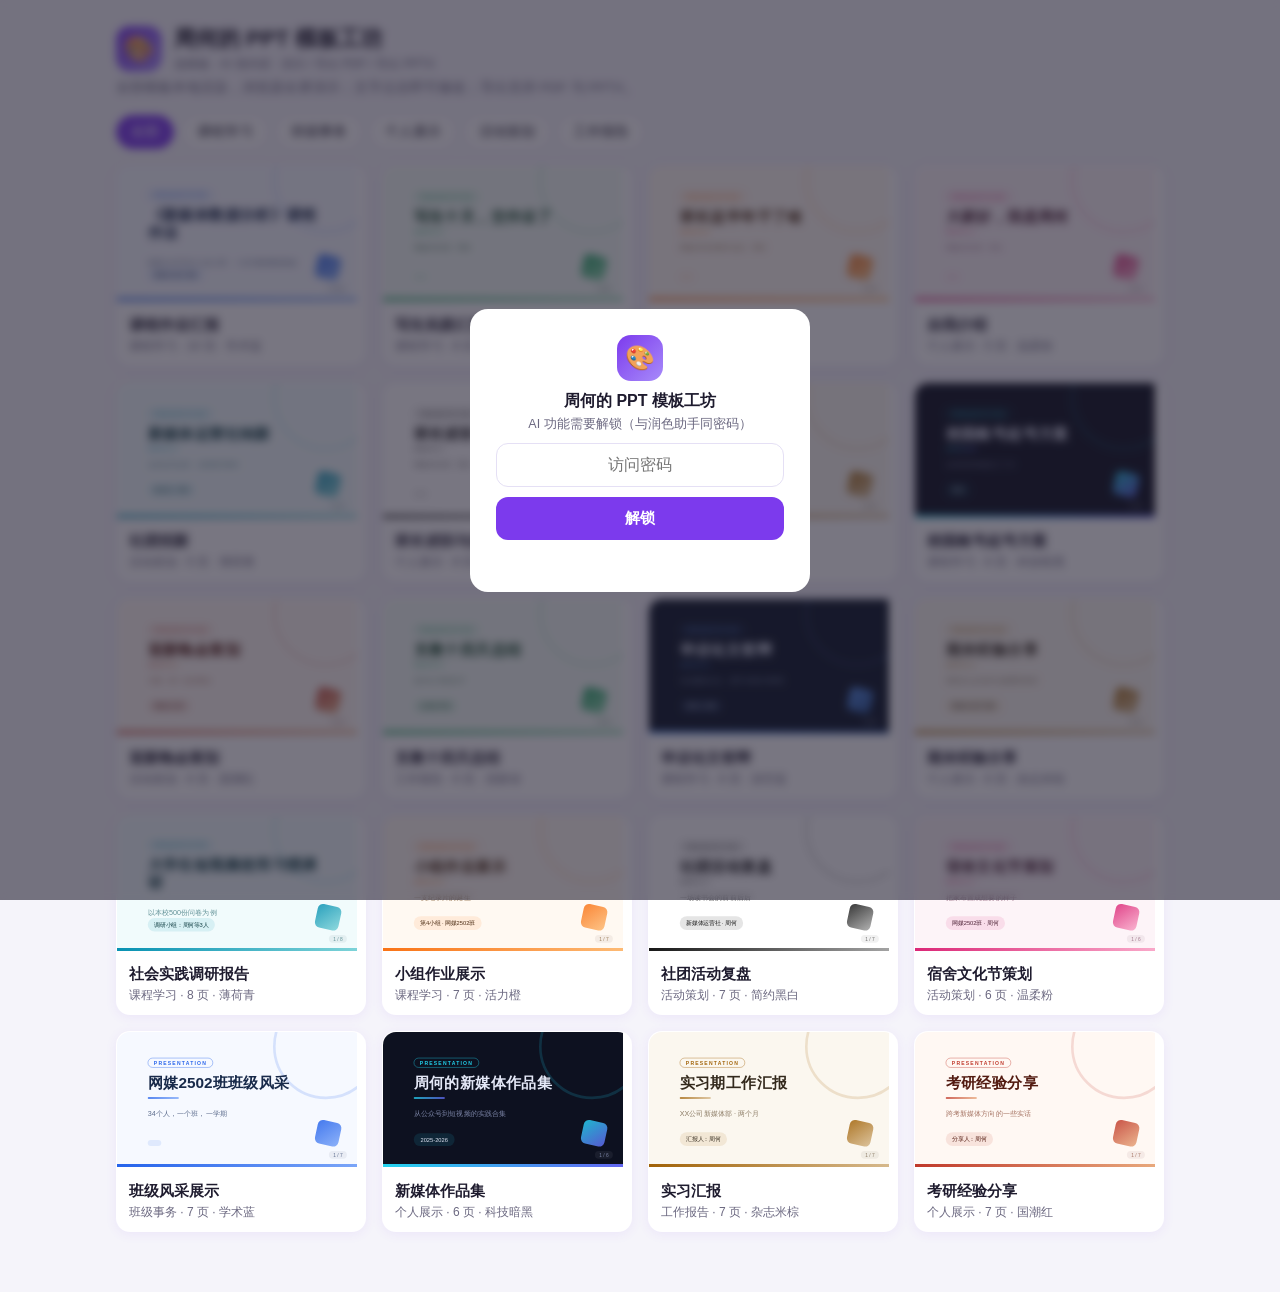
<file: ppt/index.html>
<!DOCTYPE html>
<html lang="zh-CN">
<head>
<meta charset="UTF-8">
<meta name="viewport" content="width=device-width, initial-scale=1.0">
<title>周何的 PPT 模板工坊</title>
<meta name="theme-color" content="#7c3aed">
<style>
:root{--p:#7c3aed;--p2:#a78bfa;--bg:#f5f4fa;--card:#fff;--txt:#1e1b2e;--mut:#6b6880}
*{box-sizing:border-box;margin:0;padding:0}
body{font-family:"PingFang SC","Microsoft YaHei",sans-serif;background:var(--bg);color:var(--txt);min-height:100vh}
.wrap{max-width:1080px;margin:0 auto;padding:24px 16px 60px}
header{display:flex;align-items:center;gap:12px;margin-bottom:6px}
.logo{width:46px;height:46px;border-radius:14px;background:linear-gradient(135deg,var(--p),var(--p2));display:flex;align-items:center;justify-content:center;font-size:24px;flex:none}
h1{font-size:22px}h1 small{display:block;font-size:12px;color:var(--mut);font-weight:normal;margin-top:2px}
.sub{color:var(--mut);font-size:13.5px;margin-bottom:18px}
.cats{display:flex;flex-wrap:wrap;gap:8px;margin-bottom:16px}
.chip{padding:7px 14px;border-radius:999px;border:1.5px solid #e5e0f5;background:#fff;font-size:13.5px;cursor:pointer;user-select:none}
.chip.on{background:var(--p);border-color:var(--p);color:#fff}
.chip:not(.on):hover{border-color:var(--p2)}
.grid{display:grid;grid-template-columns:repeat(auto-fill,minmax(230px,1fr));gap:16px}
.tcard{background:var(--card);border-radius:14px;overflow:hidden;box-shadow:0 2px 12px rgba(124,58,237,.08);cursor:pointer;transition:.15s;border:1.5px solid transparent}
.tcard:hover{transform:translateY(-3px);border-color:var(--p2)}
.thumb{aspect-ratio:16/9;overflow:hidden;position:relative}
.thumb .slide{transform-origin:top left;width:640px;position:absolute;top:0;left:0}
.tmeta{padding:10px 12px}
.tmeta b{font-size:14.5px}
.tmeta p{font-size:12px;color:var(--mut);margin-top:3px}
.slide{aspect-ratio:16/9;container-type:size;background:var(--bg);color:var(--fg);position:relative;overflow:hidden;font-family:var(--sfont);display:flex;flex-direction:column}
.bgl{position:absolute;inset:0;background:linear-gradient(155deg,var(--bg) 0%,var(--bg2) 100%)}
.bgg1{position:absolute;inset:0;background:radial-gradient(72cqw 46cqh at 88% -8%,var(--g1),transparent 62%)}
.bgg2{position:absolute;inset:0;background:radial-gradient(60cqw 42cqh at -6% 106%,var(--g2),transparent 58%)}
.bgpat{position:absolute;inset:0;background-image:var(--pat);background-size:3.6cqw 3.6cqw;opacity:.55}
.foot{position:absolute;left:0;right:0;bottom:0;height:1.3cqw;background:linear-gradient(90deg,var(--ac),var(--ac2))}
.pgchip{position:absolute;bottom:3.4cqw;right:4.2cqw;font-size:2cqw;color:var(--mut2);background:color-mix(in srgb,var(--fg) 6%,transparent);padding:.5cqw 1.8cqw;border-radius:2cqw;z-index:3}
.slide .inner{position:relative;z-index:2;flex:1;padding:5.4cqw 6.4cqw 4.4cqw;display:flex;flex-direction:column;min-height:0}
.kickpill{align-self:flex-start;font-size:2.1cqw;letter-spacing:.5cqw;color:var(--ac);border:.25cqw solid var(--ac);padding:.7cqw 2.4cqw;border-radius:99cqw;font-weight:700;margin-bottom:2.4cqw}
.s-title{font-size:6.4cqw;font-weight:900;line-height:1.18}
.ac-line{width:13cqw;height:.65cqw;background:linear-gradient(90deg,var(--ac),var(--ac2));border-radius:99cqw;margin:2.4cqw 0}
.s-sub{font-size:3cqw;color:var(--mut2);margin-top:2cqw}
.s-who{margin-top:auto;align-self:flex-start;background:color-mix(in srgb,var(--ac) 11%,transparent);padding:1.2cqw 2.8cqw;border-radius:99cqw;font-size:2.4cqw;color:var(--fg)}
.big-num-o{font-size:19cqw;font-weight:800;line-height:1;color:transparent;-webkit-text-stroke:.45cqw var(--ac);opacity:.9}
.sec-line{width:16cqw;height:.7cqw;background:var(--ac);border-radius:99cqw;margin:2.8cqw 0 2.4cqw}
ol.toc{list-style:none;margin-top:3cqw;display:flex;flex-direction:column;gap:1.8cqw}
ol.toc li{display:flex;align-items:center;gap:2.6cqw;background:color-mix(in srgb,var(--fg) 4%,transparent);border:1px solid color-mix(in srgb,var(--fg) 9%,transparent);border-radius:1.8cqw;padding:2.2cqw 3cqw;font-size:3.3cqw;font-weight:600}
ol.toc li b{width:4.8cqw;height:4.8cqw;border-radius:1.3cqw;background:var(--ac);color:var(--bg);display:flex;align-items:center;justify-content:center;font-size:2.5cqw;flex:none}
.body-list{margin-top:3.2cqw;display:flex;flex-direction:column;gap:2.2cqw}
.body-list .li{background:color-mix(in srgb,var(--fg) 4%,transparent);border-left:.9cqw solid var(--ac);border-radius:1.4cqw;padding:2.5cqw 3cqw;font-size:3.2cqw;line-height:1.62}
.body-text{margin-top:3cqw;font-size:3.3cqw;line-height:1.95;background:color-mix(in srgb,var(--fg) 4%,transparent);border-left:.9cqw solid var(--ac);border-radius:1.4cqw;padding:3cqw 3.4cqw}
.two{display:grid;grid-template-columns:1fr 1fr;gap:3.4cqw;margin-top:3.2cqw;flex:1;min-height:0}
.two .col{background:color-mix(in srgb,var(--fg) 4%,transparent);border:1px solid color-mix(in srgb,var(--fg) 9%,transparent);border-radius:2cqw;overflow:hidden;display:flex;flex-direction:column}
.two .col b{display:block;background:linear-gradient(135deg,var(--ac),var(--ac2));color:#fff;padding:1.8cqw 3cqw;font-size:2.9cqw}
.two .col span{padding:2.6cqw 3cqw;font-size:2.9cqw;line-height:1.85;white-space:pre-wrap}
.stats{display:grid;grid-template-columns:repeat(3,1fr);gap:3.2cqw;margin-top:3.4cqw}
.stat{background:color-mix(in srgb,var(--fg) 4%,transparent);border:1px solid color-mix(in srgb,var(--fg) 9%,transparent);border-top:.8cqw solid var(--ac);border-radius:1.8cqw;padding:3.2cqw 2cqw;text-align:center}
.stat b{display:block;font-size:8cqw;color:var(--ac);line-height:1.1}
.stat span{font-size:2.5cqw;color:var(--mut2)}
blockquote{margin:auto 0;background:color-mix(in srgb,var(--ac) 7%,transparent);border-radius:2.4cqw;padding:4.5cqw 5cqw;font-size:4.8cqw;line-height:1.75;font-weight:700;position:relative}
blockquote::before{content:"“";position:absolute;top:-1cqw;left:2.4cqw;font-size:11cqw;color:var(--ac);opacity:.35;line-height:1}
.attr{margin-top:2.6cqw;font-size:2.6cqw;color:var(--mut2);text-align:right}
.endmsg{margin:auto;text-align:center}
.endkick{display:inline-block;font-size:2.2cqw;letter-spacing:.6cqw;color:var(--ac);border:.25cqw solid var(--ac);padding:.7cqw 2.6cqw;border-radius:99cqw;font-weight:700;margin-bottom:3cqw}
.endmsg b{display:block;font-size:10cqw;font-weight:900;line-height:1.15}
.endmsg p{margin-top:2.4cqw;font-size:3cqw;color:var(--mut2)}
#editor{display:none}
#editor.on{display:block}
.toolbar{display:flex;flex-wrap:wrap;gap:8px;align-items:center;margin-bottom:12px}
.tb{padding:9px 14px;border-radius:10px;border:1.5px solid #e5e0f5;background:#fff;cursor:pointer;font-size:13.5px}
.tb:hover{border-color:var(--p2)} .tb.prime{background:var(--p);border-color:var(--p);color:#fff;font-weight:600}
.thumbbar{display:flex;gap:6px;flex-wrap:wrap;margin-bottom:10px}
.pgbtn{padding:6px 10px;border-radius:8px;border:1.5px solid #e5e0f5;background:#fff;cursor:pointer;font-size:12px}
.pgbtn.on{background:var(--p);border-color:var(--p);color:#fff}
#slideBox{border-radius:14px;overflow:hidden;box-shadow:0 4px 20px rgba(30,27,46,.12)}
#slideBox .slide{width:100%}
[contenteditable]{outline:none}
[contenteditable]:focus{background:color-mix(in srgb,var(--ac) 8%,transparent);border-radius:.6cqw}
.hint{font-size:12.5px;color:var(--mut);margin-top:8px;line-height:1.7}
body.present .wrap,body.present #editor{display:none}
#present{display:none;position:fixed;inset:0;background:#000;z-index:50}
body.present #present{display:block}
#present .slide{position:absolute;inset:0;width:100%;height:100%}
#present .slide:not(.cur){display:none}
#pHint{position:fixed;bottom:12px;left:50%;transform:translateX(-50%);color:#ffffff88;font-size:12px;z-index:60}
#aiPanel{display:none;margin-bottom:12px}
#aiPanel.on{display:block}
#aiPanel textarea,#aiPanel input{width:100%;padding:11px;border:1.5px solid #e5e0f5;border-radius:10px;font-size:14px;font-family:inherit;outline:none;margin-top:8px}
#aiPanel textarea{min-height:70px;resize:vertical}
#aiPanel textarea:focus,#aiPanel input:focus{border-color:var(--p2)}
.airow{display:flex;gap:8px;align-items:center;margin-top:8px}
.airow input{flex:1;margin-top:0}
#lock{position:fixed;inset:0;background:rgba(30,27,46,.6);backdrop-filter:blur(4px);display:flex;align-items:center;justify-content:center;z-index:99}
#lock .box{background:#fff;border-radius:18px;padding:26px;width:min(340px,88vw);text-align:center}
#lock input{width:100%;padding:12px;border:1.5px solid #e5e0f5;border-radius:12px;font-size:16px;text-align:center;outline:none;margin:10px 0}
#lock button{width:100%;padding:12px;border:none;border-radius:12px;background:var(--p);color:#fff;font-size:15px;font-weight:600;cursor:pointer}
#lockmsg{font-size:12.5px;color:#dc2626;min-height:18px;margin-top:8px}
#err{display:none;margin-top:10px;font-size:13.5px;color:#dc2626;background:#fef2f2;border-radius:10px;padding:10px;line-height:1.6}
</style>
</head>
<body>
<div id="lock">
  <div class="box">
    <div class="logo" style="width:46px;height:46px;border-radius:14px;background:linear-gradient(135deg,var(--p),var(--p2));display:flex;align-items:center;justify-content:center;font-size:24px;margin:0 auto 10px">🎨</div>
    <div style="font-weight:600">周何的 PPT 模板工坊</div>
    <div style="font-size:12.5px;color:#6b6880;margin-top:4px">AI 功能需要解锁（与润色助手同密码）</div>
    <input id="pwd" type="password" placeholder="访问密码">
    <button id="unlock">解锁</button>
    <div id="lockmsg"></div>
  </div>
</div>

<div class="wrap">
<header>
  <div class="logo">🎨</div>
  <div><h1>周何的 PPT 模板工坊<small>选模板 · AI 填内容 · 演示 / 导出 PDF / 导出 PPTX</small></h1></div>
</header>
<p class="sub">全部模板本地渲染，浏览器全屏演示；文字点击即可修改；导出支持 PDF 与 PPTX。</p>

<div id="home">
  <div class="cats" id="cats"></div>
  <div class="grid" id="grid"></div>
</div>

<div id="editor">
  <div class="toolbar">
    <button class="tb" id="backBtn">← 返回模板列表</button>
    <button class="tb prime" id="presentBtn">▶ 全屏演示</button>
    <button class="tb" id="aiBtn">🤖 AI 填充内容</button>
    <button class="tb" id="pdfBtn">🖨 导出 PDF</button>
    <button class="tb" id="pptxBtn">📦 导出 PPTX</button>
    <button class="tb" id="resetBtn">↺ 重置为模板</button>
  </div>
  <div id="aiPanel">
    <div style="background:#fff;border-radius:14px;padding:16px;border:1.5px solid #e5e0f5">
      <div style="font-size:13px;color:#6b6880;margin-bottom:4px">输入主题（必填），AI 会按当前模板的页面结构自动生成全部内容</div>
      <input id="aiTopic" placeholder="如：写生实践汇报 / 班级期中总结 / 新媒体运营入门分享">
      <textarea id="aiNote" placeholder="补充要求（可选）：如“重点讲踩过的坑”“加入具体数据”“语气轻松一点”"></textarea>
      <div class="airow">
        <input id="aiWho" placeholder="汇报人（显示在封面）">
        <button class="tb prime" id="aiGo">🤖 开始生成</button>
      </div>
      <div id="err"></div>
    </div>
  </div>
  <div class="thumbbar" id="thumbbar"></div>
  <div id="slideBox"></div>
  <div class="hint">💡 编辑模式：直接点击幻灯片里的文字即可修改（改完自动保存草稿）；演示模式：← → 方向键翻页，Esc 退出。</div>
</div>
</div>

<div id="present"><div id="pslides"></div><div id="pHint">← → 翻页 · Esc 退出</div></div>

<script>
/* ================= 主题 ================= */
const THEMES={
 academic:{name:"学术蓝",bg:"#f6f9ff",bg2:"#e7f0fe",fg:"#182a4a",mut2:"#5b6b8c",ac:"#2563eb",ac2:"#7aa5f8",g1:"rgba(37,99,235,.13)",g2:"rgba(122,165,248,.16)",pat:"radial-gradient(rgba(37,99,235,.3) 1px,transparent 1.4px)",font:"sans"},
 deepnavy:{name:"深空蓝",bg:"#0c1628",bg2:"#101f38",fg:"#e8eefb",mut2:"#8fa3c4",ac:"#5b9dff",ac2:"#2e5ea8",g1:"rgba(91,157,255,.15)",g2:"rgba(46,94,168,.22)",pat:"radial-gradient(rgba(122,165,248,.28) 1px,transparent 1.4px)",font:"sans",dark:true},
 fresh:{name:"清新绿",bg:"#f3fbf5",bg2:"#e4f5e9",fg:"#164a2b",mut2:"#567d63",ac:"#0f9d58",ac2:"#7fd6a4",g1:"rgba(15,157,88,.12)",g2:"rgba(127,214,164,.17)",pat:"radial-gradient(rgba(15,157,88,.3) 1px,transparent 1.4px)",font:"sans"},
 energy:{name:"活力橙",bg:"#fff9f2",bg2:"#ffeedd",fg:"#4a2a10",mut2:"#9a7b57",ac:"#f97316",ac2:"#fdba74",g1:"rgba(249,115,22,.13)",g2:"rgba(253,186,116,.19)",pat:"radial-gradient(rgba(249,115,22,.3) 1px,transparent 1.4px)",font:"sans"},
 pink:{name:"温柔粉",bg:"#fdf4f8",bg2:"#fbe7f0",fg:"#4a1f33",mut2:"#a0788d",ac:"#db2777",ac2:"#f9a8c9",g1:"rgba(219,39,119,.11)",g2:"rgba(249,168,201,.18)",pat:"radial-gradient(rgba(219,39,119,.28) 1px,transparent 1.4px)",font:"sans"},
 mono:{name:"简约黑白",bg:"#ffffff",bg2:"#f4f4f5",fg:"#171717",mut2:"#6b6b6b",ac:"#171717",ac2:"#a3a3a3",g1:"rgba(23,23,23,.06)",g2:"rgba(23,23,23,.05)",pat:"radial-gradient(rgba(0,0,0,.22) 1px,transparent 1.3px)",font:"sans"},
 darktech:{name:"科技暗黑",bg:"#0d1120",bg2:"#11172b",fg:"#e4e8f7",mut2:"#7d86a8",ac:"#22d3ee",ac2:"#6366f1",g1:"rgba(34,211,238,.13)",g2:"rgba(99,102,241,.2)",pat:"radial-gradient(rgba(34,211,238,.3) 1px,transparent 1.4px)",font:"sans",dark:true},
 guochao:{name:"国潮红",bg:"#fff8f3",bg2:"#ffeee3",fg:"#521a10",mut2:"#a3705f",ac:"#c0392b",ac2:"#e8a87c",g1:"rgba(192,57,43,.11)",g2:"rgba(232,168,124,.2)",pat:"radial-gradient(rgba(192,57,43,.28) 1px,transparent 1.4px)",font:"serif"},
 magazine:{name:"杂志米棕",bg:"#fbf7ef",bg2:"#f3ecdd",fg:"#33291c",mut2:"#8a7a63",ac:"#a16207",ac2:"#d6b98c",g1:"rgba(161,98,7,.1)",g2:"rgba(214,185,140,.18)",pat:"radial-gradient(rgba(161,98,7,.26) 1px,transparent 1.4px)",font:"serif"},
 mint:{name:"薄荷青",bg:"#f1fbfc",bg2:"#e2f5f7",fg:"#0f3d42",mut2:"#5f8f95",ac:"#0891b2",ac2:"#7dd3d8",g1:"rgba(8,145,178,.12)",g2:"rgba(125,211,216,.18)",pat:"radial-gradient(rgba(8,145,178,.28) 1px,transparent 1.4px)",font:"sans"}
};
const FONT={sans:'"PingFang SC","Microsoft YaHei",sans-serif',serif:'"Songti SC","STSong","SimSun",serif'};

/* ================= 页面构造 ================= */
const P={
 cover:(title,sub,who)=>({layout:"cover",title,sub,who}),
 toc:(title,items)=>({layout:"toc",title,items}),
 sec:(n,title)=>({layout:"section",n,title}),
 list:(title,items)=>({layout:"list",title,items}),
 text:(title,body)=>({layout:"text",title,body}),
 two:(title,c1,c2)=>({layout:"two",title,c1,c2}),
 stats:(title,stats)=>({layout:"stats",title,stats}),
 quote:(q,a)=>({layout:"quote",q,a}),
 end:(msg)=>({layout:"end",msg})
};

/* ================= 模板库 ================= */
const TPL=[
{"id":"kecheng","name":"课程作业汇报","cat":"课程学习","theme":"academic","deco":"dots","pages":[{"layout":"cover","title":"《新媒体数据分析》课程作业","sub":"校园公众号为什么没人看：一次完整的数据复盘","who":"网媒2502班 周何"},{"layout":"toc","title":"目录","items":["问题是怎么发现的","数据从哪来、怎么分析","查出了三个结论","没做好的地方","下一步打算"]},{"layout":"section","n":"01","title":"问题是怎么发现的"},{"layout":"list","title":"起因其实很小","items":["3月12日班群里有人吐槽推送“看了个寂寞”，底下跟了七八条附议","当晚我翻了后台：阅读量从2月的1100掉到4月的620，几乎腰斩","正好那周课上讲了交叉分析，想着拿真实数据练一次手","组员也说这选题接地气，做得下去"]},{"layout":"two","title":"数据从哪来","c1":"怎么分析的","c2":"公众号后台导出90天图文数据\n问卷星发了两轮问卷，收回131份\n拉上运营组两个同学聊了一个晚上\n对照了3个同类高校号的爆款"},{"layout":"stats","title":"三个关键数","stats":[{"b":"620","d":"4月篇均阅读"},{"b":"131份","d":"收回问卷"},{"b":"37%","d":"数字标题加成"}]},{"layout":"list","title":"查出了三个结论","items":["晚上9-10点发的图文，平均阅读比中午发的高42%","标题带具体数字的打开率高37%，比如“3个方法”比“几个方法”强","“通知类”内容点开率最低，只有4.1%，但转发率反而最高"]},{"layout":"text","title":"没做好的地方","body":"最大的问题是样本太窄——填问卷的基本是本班和隔壁班同学，代表不了全校。情感分析那部分其实是我一条条人工标的，Excel只是打下手，方法上不够严谨。另外只复盘了一个月的数据，看不到长期趋势。下次打算提前一周把问卷发到年级大群，把样本扩到300份以上，再补一个假期前后的对照。"},{"layout":"list","title":"下一步打算","items":["把问卷补发到年级大群，目标300份以上","做一次“标题AB测试”的小实验","把整个方法整理成一页SOP，留给下一届运营组"]},{"layout":"end","title":"汇报完毕","msg":"老师和同学们随便提问"}]},
{"id":"xiesheng","name":"写生实践汇报","cat":"课程学习","theme":"fresh","deco":"corner","pages":[{"layout":"cover","title":"写生十天，交作业了","sub":"网媒2502班 · 周何","who":""},{"layout":"toc","title":"目录","items":["十天干了啥","作业清单","踩过的坑","学到的","同学们怎么说"]},{"layout":"list","title":"十天干了啥","items":["4月14日坐大巴到写生基地，下午全体踩点","第2-4天分组外出，我负责拍照加采访当地人","第5-7天画速写（画得一般，但坚持画完了）","最后三天整理素材赶初稿，凌晨两点的难忘经历"]},{"layout":"stats","title":"作业清单","stats":[{"b":"23张","d":"照片成片"},{"b":"9段","d":"采访录音"},{"b":"11张","d":"速写"},{"b":"4篇","d":"手记"}]},{"layout":"two","title":"踩过的坑","c1":"学到的","c2":"设备没电，白跑一趟\n中午太阳太大，出片全过曝\n不好意思拦陌生人采访\n第二天才想起备份素材"},{"layout":"quote","q":"拍不到好照片的日子，也是写生的一部分。","a":"4月18日 手记"},{"layout":"list","title":"同学们怎么说","items":["“原来采访第一个问题不该问‘你能接受采访吗’”——李组长","“速写画得烂，但过程比成片好玩”——美术课代表","“下次还来，但酒店空调修一下”——匿名"]},{"layout":"end","title":"谢谢","msg":"大家随便看随便问"}]},
{"id":"banzhang","name":"班级工作总结","cat":"班级事务","theme":"energy","deco":"dots","pages":[{"layout":"cover","title":"班长这半年干了啥","sub":"网媒2502班期中总结 · 周何","who":""},{"layout":"toc","title":"目录","items":["先说结论","数字一览","具体做了什么","三件没做好的事","下半年怎么办"]},{"layout":"list","title":"先说结论","items":["班级没出过安全事故，这点我最在意","通知基本能触达，但回复速度越来越慢","活动来来回回总是那十几个人，新面孔少"]},{"layout":"stats","title":"数字一览","stats":[{"b":"34人","d":"全班"},{"b":"100+","d":"发过的通知"},{"b":"6场","d":"班级活动"},{"b":"8.7元","d":"班费结余"}]},{"layout":"list","title":"具体做了什么","items":["重要通知改成群公告+接龙+私信三连，触达率稳在98%","写生的大巴、保险、集合全程跟下来，零安全事故","班费每月1号在群里贴明细，一笔一笔可查","辅导员要的4次材料全部按时交，最晚的一次也没超截止"]},{"layout":"text","title":"三件没做好的事","body":"一是活动报名总是前几排那十几个人，新同学插不上手，越熟越参与、越生越边缘；二是4月收材料拖了两轮才收齐，是我催的时间点没掐准，截止前应该再单独私信一次；三是除了发通知很少和大家聊天，存在感只在群里出现我名字的时候，这个班委当得有点“工具人”。"},{"layout":"list","title":"下半年怎么办","items":["活动按宿舍轮流出人牵头，人人都有一次组织机会","每月搞一次不吃工作的班级小聚，火锅、桌游都行","重要通知截止前24小时单独再私信提醒一次","开匿名收集箱，骂我也行，骂完我改"]},{"layout":"end","title":"有意见直接找我","msg":"别憋着"}]},
{"id":"ziwo","name":"自我介绍","cat":"个人展示","theme":"pink","deco":"corner","pages":[{"layout":"cover","title":"大家好，我是周何","sub":"网媒2502班 · 班长","who":""},{"layout":"list","title":"关于我","items":["网媒2502班班长，管34个人的通知和活动","PR用了两年，剪过最长的片子11分钟","最近在学Excel数据透视表，越学越上头","信条：先完成，再完美"]},{"layout":"stats","title":"三个标签","stats":[{"b":"班长","d":"我的岗位"},{"b":"剪辑","d":"我的爱好"},{"b":"数据","d":"新方向"}]},{"layout":"two","title":"能帮大家做什么","c1":"想和大家一起","c2":"活动策划和执行，方案模板现成的\n通知怎么写不被吐槽，有对比案例\n剪片子、修图的基础问题都能问"},{"layout":"end","title":"多多关照","msg":"有事群里@我就行"}]},
{"id":"zhaoxin","name":"社团招新","cat":"活动策划","theme":"mint","deco":"dots","pages":[{"layout":"cover","title":"新媒体运营社纳新","sub":"会拍会写会剪，或者想学都行","who":"报名找：周何"},{"layout":"list","title":"你能得到什么","items":["公众号从选题、排版到发布的完整流程","每周一次软件培训（PS/剪映/后台数据）","作品直接发在校级平台上，简历能写","学长学姐踩过的坑，全告诉你，不用再踩"]},{"layout":"stats","title":"去年的数字","stats":[{"b":"3.2万","d":"单篇最高阅读"},{"b":"47篇","d":"全年推送"},{"b":"12人","d":"现役成员"}]},{"layout":"two","title":"我们希望你","c1":"不强制但最好","c2":"一周能拿出3-4小时\n对热点敏感，爱刷手机也爱琢磨为什么火\n能坚持一学期以上"},{"layout":"end","title":"报名找周何","msg":"或扫码填表"}]},
{"id":"jingpin","name":"班长述职与连任","cat":"个人展示","theme":"mono","deco":"band","pages":[{"layout":"cover","title":"班长述职 & 连任申请","sub":"网媒2502班 · 周何","who":""},{"layout":"toc","title":"目录","items":["这半年做了什么","用数字说话","没做好的","连任后想做的三件事"]},{"layout":"stats","title":"半年数字","stats":[{"b":"100+","d":"发出的通知"},{"b":"6场","d":"组织的活动"},{"b":"0次","d":"重大失误"},{"b":"8.7元","d":"班费结余"}]},{"layout":"list","title":"用数字说话","items":["重要通知建立群公告+接龙+私信三重提醒，触达率稳定在98%","写生出行全程跟车，往返零安全事故","班费每月1号公示，一笔一笔可查，全年账目能对上","辅导员交代的材料收集全部按时，最晚的一次也没超截止"]},{"layout":"text","title":"没做好的","body":"活动参与面太窄，报名的总是前几排那十几个人；4月收材料拖了两轮才收齐，是我催的时间节点没掐准；和大家的生活交流太少，我的存在感只在发通知的时候。这三条我都记着，不是说说而已。"},{"layout":"list","title":"连任后想做的三件事","items":["活动按宿舍轮值牵头，让每个人都组织一次","开匿名意见箱，每月公开一次反馈和处理结果","把班委例会固定下来，大事小情当面聊"]},{"layout":"quote","q":"班长不是头衔，是34个人默认交给我的事。","a":"述职结尾"},{"layout":"end","title":"请大家监督","msg":"连任与否，事我都会继续干"}]},
{"id":"dushu","name":"读书分享","cat":"个人展示","theme":"magazine","deco":"band","pages":[{"layout":"cover","title":"读书分享","sub":"一本讲沟通的书，和我拿它干的事","who":"分享人：周何"},{"layout":"toc","title":"分享脉络","items":["印象最深的三个观点","我怎么用的","效果对比","推荐给谁","怎么读"]},{"layout":"list","title":"印象最深的三个观点","items":["沟通不是说服，是让对方觉得被理解","先处理情绪，再处理事情，顺序反了全白费","书面沟通里，格式本身就是态度"]},{"layout":"text","title":"我怎么用的","body":"书里说“条列式比大段落更容易被读完”。我把班群通知从三大段改成分条、加粗时间，截止前24小时单独提醒一次。前后对比了两周：同类型通知的按时回复率从七成提到了九成以上。方法不难，难的是真的去改。"},{"layout":"two","title":"推荐给谁","c1":"怎么读","c2":"总觉得自己说话直的人\n经常写通知和邮件的人\n刚当上新班委的人"},{"layout":"end","title":"谢谢","msg":"欢迎交流不同看法"}]},
{"id":"yunying","name":"校园账号起号方案","cat":"课程学习","theme":"darktech","deco":"dots","pages":[{"layout":"cover","title":"校园账号起号方案","sub":"从0到3000粉的三个月","who":"周何"},{"layout":"toc","title":"目录","items":["增长路径","账号定位","内容怎么排","三个月的目标"]},{"layout":"list","title":"增长路径","items":["第一周：班群+社团群铺转发，先破500关注","第2-4周：每周2篇攻略类，标题只写“看完就能用”的事","第2月：和两三个同校账号互相推","第3月：建核心读者群，把公域流量沉淀进群"]},{"layout":"two","title":"账号定位","c1":"内容怎么排","c2":"给本校学生看的“生活说明书”\n人设：一个爱管闲事的学长\n不发鸡汤，不发官话"},{"layout":"stats","title":"三个月目标","stats":[{"b":"3000","d":"粉丝"},{"b":"500","d":"篇均阅读"},{"b":"8%","d":"互动率"}]},{"layout":"end","title":"方案就这些","msg":"剩下的靠执行"}]},
{"id":"wanhui","name":"迎新晚会策划","cat":"活动策划","theme":"guochao","deco":"corner","pages":[{"layout":"cover","title":"迎新晚会策划","sub":"主题：第一次的舞台","who":"网媒2502班"},{"layout":"toc","title":"目录","items":["基本信息","节目安排","分工","预算","出问题了怎么办"]},{"layout":"list","title":"基本信息","items":["时间：9月底 晚7:00-8:30， control在90分钟内","地点：学院报告厅","节目12个，新生占一半以上","不搞长篇讲话，让大家看节目"]},{"layout":"two","title":"分工","c1":"预算","c2":"统筹：周何\n节目：文艺委员+2人\n宣传：拍照发推文2人\n后勤：搬东西机动4人"},{"layout":"text","title":"出问题了怎么办","body":"话筒有备用，音乐放不出来就清唱救场；有人临时不演，候补节目顶上；停电就开应急灯，大家坐着唱完最后一首。每种情况都指定了专人负责，彩排时各走一遍。"},{"layout":"end","title":"有更好的想法","msg":"随时来找我"}]},
{"id":"zhiyuan","name":"支教十四天总结","cat":"工作报告","theme":"fresh","deco":"band","pages":[{"layout":"cover","title":"支教十四天总结","sub":"在XX小学的日子","who":"志愿者 周何"},{"layout":"toc","title":"目录","items":["基本情况","教了什么","孩子们","我们自己的变化"]},{"layout":"stats","title":"基本情况","stats":[{"b":"14天","d":"驻校"},{"b":"46个","d":"孩子"},{"b":"9门","d":"课程"},{"b":"2场","d":"集体活动"}]},{"layout":"list","title":"教了什么","items":["绘画课：画“我的家”，收上来46张，贴满了半面墙","科学课：火山喷发小实验，全场尖叫","音乐课：教了一首《夜空中最亮的星》","最后一天文艺汇演，全班上台唱完"]},{"layout":"quote","q":"第三天我就发现，是他们在教我——怎么对生活有耐心。","a":"支教日记 第4天"},{"layout":"end","title":"谢谢孩子们","msg":"明年见"}]},
{"id":"biye","name":"毕业论文答辩","cat":"课程学习","theme":"deepnavy","deco":"band","pages":[{"layout":"cover","title":"毕业论文答辩","sub":"论文题目占位：基于XX的XX研究","who":"答辩人 周何"},{"layout":"toc","title":"答辩流程","items":["为什么做这个题","怎么做的","发现了什么","不足","致谢"]},{"layout":"text","title":"为什么做这个题","body":"大二在校园号做运营时发现：阅读量下滑的原因大家都在猜，没人用数据验证过。现有的研究多集中在机构媒体，校园场景几乎是空白，所以想把课上学的分析方法搬过来试一次。"},{"layout":"list","title":"发现了什么","items":["发布时间对阅读量的影响比内容质量更直接","学生最反感的是排版混乱，不是广告","标题带具体数字的打开率高37%"]},{"layout":"two","title":"不足","c1":"致谢","c2":"样本只有一个账号\n观察周期三个月\n结论外推要谨慎"},{"layout":"end","title":"请老师们批评","msg":""}]},
{"id":"fupan","name":"期末经验分享","cat":"个人展示","theme":"magazine","deco":"dots","pages":[{"layout":"cover","title":"期末经验分享","sub":"我是怎么从挂科边缘爬回来的","who":"网媒2502班 周何"},{"layout":"toc","title":"目录","items":["上学期的真实情况","踩过的三个坑","现在的方法","可以直接抄的清单"]},{"layout":"stats","title":"变化","stats":[{"b":"+23分","d":"平均分"},{"b":"前10","d":"排名"},{"b":"0门","d":"挂科"}]},{"layout":"list","title":"踩过的三个坑","items":["考前三天才翻书，通宵也看不完","笔记全是抄PPT，抄完根本没看","一个人死磕，有组队机会也不去"]},{"layout":"list","title":"现在的方法","items":["当周内容当周整理，笔记只写框架关键词","每章自测10道题，错的进错题本","考前10天三轮：框架→细节→错题","拉着室友互讲，讲明白才算会"]},{"layout":"end","title":"这份清单直接抄","msg":"下学期见分晓"}]},
{"id":"diaoyan","name":"社会实践调研报告","cat":"课程学习","theme":"mint","deco":"dots","pages":[{"layout":"cover","title":"大学生短视频使用习惯调研","sub":"以本校500份问卷为例","who":"调研小组：周何等3人"},{"layout":"toc","title":"目录","items":["调研背景与设计","样本构成","核心发现","结论与建议"]},{"layout":"section","n":"01","title":"调研背景与设计"},{"layout":"list","title":"调研设计","items":["线上问卷为主，线下拦访补充","覆盖大一到大三，共回收有效问卷500份","设置甄别题剔除无效作答","数据处理用Excel交叉分析"]},{"layout":"stats","title":"样本构成","stats":[{"b":"500","d":"有效样本"},{"b":"1:1.4","d":"男女比"},{"b":"3个","d":"年级覆盖"}]},{"layout":"list","title":"核心发现","items":["日均刷短视频超过2小时的占61%，其中大一比例最高","近七成表示“想减少但做不到”","学习类内容占比不足一成，是明显的空白方向"]},{"layout":"text","title":"结论与建议","body":"短视频使用呈“高时长、低目的”特征，多数人处于无意识刷的状态。建议从两个方向介入：一是学校层面提供更有吸引力的线下替代活动；二是个人层面用屏幕时间工具设定硬性上限，我们实测两周，日均时长下降了约40分钟。"},{"layout":"end","title":"调研完毕","msg":"原始数据可提供"}]},
{"id":"xiaozu","name":"小组作业展示","cat":"课程学习","theme":"energy","deco":"dots","pages":[{"layout":"cover","title":"小组作业展示","sub":"一支纪录片的诞生","who":"第4小组 · 网媒2502班"},{"layout":"toc","title":"目录","items":["小组成员与分工","选题是怎么定的","拍摄中的困难","成片与反思"]},{"layout":"two","title":"成员与分工","c1":"选题过程","c2":"周何：导演+剪辑\n李同学：摄像\n张同学：文案+字幕\n王同学：出镜采访"},{"layout":"list","title":"拍摄中的困难","items":["约访三次被放鸽子，最后在食堂堵到的","收音全废，靠后期配字幕救","设备只有一部手机，全靠稳定器撑"]},{"layout":"stats","title":"成片数据","stats":[{"b":"8分24秒","d":"成片时长"},{"b":"3天","d":"拍摄周期"},{"b":"42G","d":"原始素材"}]},{"layout":"text","title":"反思","body":"最大的教训是前期沟通：如果第一次约访就确认好时间地点，后面的流程能顺一半。剪辑时也发现分镜稿写得太粗，导致素材回来不知道怎么组。下次一定先写分镜再开机。"},{"layout":"end","title":"谢谢","msg":"欢迎品鉴与吐槽"}]},
{"id":"fupan","name":"社团活动复盘","cat":"活动策划","theme":"mono","deco":"band","pages":[{"layout":"cover","title":"社团活动复盘","sub":"一场读书会的前前后后","who":"新媒体运营社 · 周何"},{"layout":"toc","title":"复盘框架","items":["活动数据","做得好的","翻车的","下次怎么改"]},{"layout":"stats","title":"活动数据","stats":[{"b":"23人","d":"报名"},{"b":"17人","d":"实际到场"},{"b":"74%","d":"到场率"}]},{"layout":"list","title":"做得好的","items":["提前一周建群，群里持续预热","场地免费借到了学院研讨室","茶歇虽简单但口碑很好"]},{"layout":"list","title":"翻车的","items":["签到用接龙，现场排队五分钟","分享嘉宾的设备接口没提前试","没拍现场照片，宣传素材为零"]},{"layout":"list","title":"下次怎么改","items":["改用小程序扫码签到，10秒一人","提前一天到场地试设备","指定专人拍照，出片率写进分工"]},{"layout":"end","title":"复盘完毕","msg":"下次活动见"}]},
{"id":"sushe","name":"宿舍文化节策划","cat":"活动策划","theme":"pink","deco":"corner","pages":[{"layout":"cover","title":"宿舍文化节策划","sub":"把家布置成想要的样子","who":"网媒2502班 · 周何"},{"layout":"toc","title":"目录","items":["活动内容","评分规则","时间安排","奖品设置"]},{"layout":"list","title":"活动内容","items":["宿舍装饰大赛：主题不限，动手就行\n由宿舍长拍照提交","“最美工位”单项奖：只拍书桌一角","线上投票+生活辅导员打分，各占一半"]},{"layout":"list","title":"评分规则","items":["创意40%：有没有自己的想法","整洁30%：基础卫生必须过关","投票30%：班群公开投票杜绝刷票"]},{"layout":"stats","title":"时间安排","stats":[{"b":"X月1-7日","d":"布置周期"},{"b":"X月8日","d":"提交照片"},{"b":"X月10日","d":"公布结果"}]},{"layout":"end","title":"奖品不贵","msg":"重要的是像样"}]},
{"id":"fengcai","name":"班级风采展示","cat":"班级事务","theme":"academic","deco":"dots","pages":[{"layout":"cover","title":"网媒2502班班级风采","sub":"34个人，一个班，一学期","who":""},{"layout":"toc","title":"目录","items":["我们的高光时刻","数据里的班集体","宿舍风采","写在最后"]},{"layout":"list","title":"我们的高光时刻","items":["写生集体出行，34人零掉队","校运会两人进了前八","班级公众号首篇破千阅读","团日活动被学院公众号报道"]},{"layout":"stats","title":"一学期数字","stats":[{"b":"6场","d":"集体活动"},{"b":"4次","d":"荣誉/报道"},{"b":"98%","d":"通知触达"}]},{"layout":"two","title":"宿舍风采","c1":"写在最后","c2":"1306：最团结奖\n1307：最有才奖\n1308：最卷奖\n1309-1310：各有各的活法"},{"layout":"quote","q":"班级的凝聚力，是一次次一起做事攒出来的。","a":"周何"},{"layout":"end","title":"网媒2502班","msg":"未完待续"}]},
{"id":"zuopinji","name":"新媒体作品集","cat":"个人展示","theme":"darktech","deco":"dots","pages":[{"layout":"cover","title":"周何的新媒体作品集","sub":"从公众号到短视频的实践合集","who":"2025-2026"},{"layout":"toc","title":"目录","items":["公众号运营","短视频制作","数据成果","工具栈"]},{"layout":"list","title":"公众号运营","items":["校园号“XX观察”：独立运营90天，篇均阅读从620做到1100","策划“避坑系列”3篇，最高单篇1.1万阅读","建立选题库和发布SOP，交接后仍在使用"]},{"layout":"stats","title":"数据成果","stats":[{"b":"1.1万","d":"单篇最高阅读"},{"b":"47篇","d":"累计推送"},{"b":"92%","d":"平均缓存命中"}]},{"layout":"two","title":"能力标签","c1":"工具栈","c2":"图文：排版/标题/选题\n视频：剪辑/字幕/调色基础\n数据：Excel交叉分析/后台解读"},{"layout":"end","title":"持续更新中","msg":"欢迎交流合作"}]},
{"id":"shixi","name":"实习汇报","cat":"工作报告","theme":"magazine","deco":"band","pages":[{"layout":"cover","title":"实习期工作汇报","sub":"XX公司新媒体部 · 两个月","who":"汇报人：周何"},{"layout":"toc","title":"目录","items":["工作内容","一个具体案例","数据与反馈","不足与下一步"]},{"layout":"list","title":"工作内容","items":["日常推文排版与发布，累计21篇","参与选题会并独立提报2次","负责粉丝群日常维护与答疑","协助拍摄2条短视频"]},{"layout":"stats","title":"数据反馈","stats":[{"b":"21篇","d":"参与发布"},{"b":"+3400","d":"期间新增粉丝"},{"b":"2次","d":"独立提报通过"}]},{"layout":"text","title":"最大的收获","body":"第一次知道“写完”和“能发”之间差多少：一篇推文平均改三轮，标题要出五个备选。带教老师说过一句让我记到现在的话——“你自己想点开吗？”后来每次发布前我都会先问自己一遍。"},{"layout":"two","title":"不足","c1":"下一步","c2":"选题敏感度还不够\n数据复盘做得浅\n剪辑效率偏低"},{"layout":"end","title":"汇报完毕","msg":"请老师同学批评指正"}]},
{"id":"kaoyan","name":"考研经验分享","cat":"个人展示","theme":"guochao","deco":"corner","pages":[{"layout":"cover","title":"考研经验分享","sub":"跨考新媒体方向的一些实话","who":"分享人：周何"},{"layout":"toc","title":"目录","items":["时间线","各科安排","踩过的坑","给学弟学妹的话"]},{"layout":"list","title":"时间线","items":["3-6月：英语单词+专业课第一轮","7-8月：暑假黄金期，政治开始","9-11月：真题为主，专业课背诵","12月：模拟+查漏，调整作息"]},{"layout":"stats","title":"各科安排","stats":[{"b":"6h+","d":"日均学习"},{"b":"3轮","d":"专业课复习"},{"b":"2次","d":"全真模拟"}]},{"layout":"list","title":"踩过的坑","items":["盲目堆时长，效率低还感动自己","政治开始太晚，后期非常赶","只做题不总结，同样的错反复犯"]},{"layout":"quote","q":"考研不是感动自己的表演，是拆解目标的执行。","a":"写在最后"},{"layout":"end","title":"祝上岸","msg":"我们研究生见"}]}
];

/* ================= 幻灯片渲染 ================= */
let DECO="dots",THEME="academic",TPLNAME="",EDIT=false;
let curTpl=null,curPages=null,curIdx=0,apiKey=localStorage.getItem("bw_key")||"";
function themeVars(t){const th=THEMES[t];return `--bg:${th.bg};--fg:${th.fg};--mut2:${th.mut2};--ac:${th.ac};--ac2:${th.ac2};--sfont:${FONT[th.font]}`}
function esc(s){return String(s??"").replace(/&/g,"&amp;").replace(/</g,"&lt;").replace(/>/g,"&gt;")}
function E(path){return EDIT?` contenteditable="true" data-path="${path}"`:""}

function slideHTML(pg,i,total,editable){
  const layers=`<div class="bgl"></div><div class="bgg1"></div><div class="bgg2"></div><div class="bgpat"></div><div class="foot"></div>`;
  const num=`<div class="pgchip">${i+1} / ${total}</div>`;
  let body="";
  switch(pg.layout){
    case "cover":
      body=`<div class="inner" style="justify-content:center">
        <div class="kickpill">PRESENTATION</div>
        <div class="s-title"${E("title")}>${esc(pg.title)}</div>
        <div class="ac-line"></div>
        <div class="s-sub"${E("sub")}>${esc(pg.sub)}</div>
        <div class="s-who"${E("who")}>${esc(pg.who)}</div></div>
        <div style="position:absolute;right:-9cqw;top:-16cqw;width:44cqw;height:44cqw;border-radius:50%;border:1.1cqw solid var(--ac);opacity:.16;z-index:1"></div>
        <div style="position:absolute;right:7cqw;bottom:9cqw;width:10cqw;height:10cqw;background:linear-gradient(135deg,var(--ac),var(--ac2));border-radius:2.2cqw;transform:rotate(12deg);opacity:.85;z-index:1"></div>`;break;
    case "toc":
      body=`<div class="inner"><div class="kickpill">CONTENTS</div>
        <div class="s-title"${E("title")}>${esc(pg.title)}</div>
        <ol class="toc" style="margin-top:3cqw">${(pg.items||[]).map((it,k)=>`<li><b>${String(k+1).padStart(2,"0")}</b><span${E("items."+k)}>${esc(it)}</span></li>`).join("")}</ol></div>`;break;
    case "section":
      body=`<div class="inner" style="justify-content:center"><div class="big-num-o">${esc(pg.n||"")}</div>
        <div class="sec-line"></div>
        <div class="s-title" style="font-size:7cqw"${E("title")}>${esc(pg.title)}</div></div>
        <div style="position:absolute;right:8cqw;bottom:10cqw;width:18cqw;height:18cqw;border-radius:50%;background:radial-gradient(circle,color-mix(in srgb,var(--ac) 25%,transparent),transparent 70%);z-index:1"></div>`;break;
    case "list":
      body=`<div class="inner"><div class="s-title"${E("title")}>${esc(pg.title)}</div>
        <div class="body-list">${(pg.items||[]).map((it,k)=>`<div class="li"><span${E("items."+k)}>${esc(it)}</span></div>`).join("")}</div></div>`;break;
    case "text":
      body=`<div class="inner"><div class="s-title"${E("title")}>${esc(pg.title)}</div>
        <div class="body-text"${E("body")}>${esc(pg.body)}</div></div>`;break;
    case "two":{
      const p1=(pg.c1||"").split("\n"),p2=(pg.c2||"").split("\n");
      body=`<div class="inner"><div class="s-title"${E("title")}>${esc(pg.title)}</div>
        <div class="two"><div class="col"><b${E("c1h")}>${esc(p1[0])}</b><span${E("c1")}>${esc(p1.slice(1).join("\n"))}</span></div>
        <div class="col"><b${E("c2h")}>${esc(p2[0])}</b><span${E("c2")}>${esc(p2.slice(1).join("\n"))}</span></div></div></div>`;break}
    case "stats":
      body=`<div class="inner"><div class="s-title"${E("title")}>${esc(pg.title)}</div>
        <div class="stats">${(pg.stats||[]).map((st,k)=>`<div class="stat"><b${E("stats."+k+".b")}>${esc(st.b)}</b><span${E("stats."+k+".d")}>${esc(st.d)}</span></div>`).join("")}</div></div>`;break;
    case "quote":
      body=`<div class="inner"><blockquote${E("q")}>${esc(pg.q)}</blockquote><div class="attr"${E("a")}>—— ${esc(pg.a)}</div></div>`;break;
    case "end":
      body=`<div class="inner"><div class="endmsg"><div class="endkick">THANKS</div><b${E("title")}>${esc(pg.title||"谢谢观看")}</b><p${E("msg")}>${esc(pg.msg)}</p></div></div>`;break;
    default:
      body=`<div class="inner"><div class="s-title"${E("title")}>${esc(pg.title)}</div><div class="body-text"${E("body")}>${esc(pg.body)}</div>`;
  }
  return `<div class="slide" style="${themeVars(THEME)}">${layers}<div class="inner">${body}</div>${num}</div>`;
}

/* ================= 画廊 ================= */
let curCat="全部";
function renderGallery(){
  const grid=document.getElementById("grid");grid.innerHTML="";
  TPL.filter(x=>curCat==="全部"||x.cat===curCat).forEach(t=>{
    const saveD=DECO,saveT=THEME,saveN=TPLNAME,saveE=EDIT;
    DECO=t.deco;THEME=t.theme;TPLNAME=t.name;EDIT=false;
    const card=document.createElement("div");card.className="tcard";
    const th=document.createElement("div");th.className="thumb";
    th.innerHTML=slideHTML(t.pages[0],0,t.pages.length,false);
    const sl=th.querySelector(".slide");
    const scale=(th.clientWidth||240)/640;
    sl.style.transform="scale("+scale+")";sl.style.transformOrigin="top left";sl.style.width="640px";
    const meta=document.createElement("div");meta.className="tmeta";
    meta.innerHTML="<b>"+t.name+"</b><p>"+t.cat+" · "+t.pages.length+" 页 · "+THEMES[t.theme].name+"</p>";
    card.appendChild(th);card.appendChild(meta);
    card.onclick=()=>openDeck(t.id);
    grid.appendChild(card);
    DECO=saveD;THEME=saveT;TPLNAME=saveN;EDIT=saveE;
  });
}
function renderCats(){
  const cats=["全部",...new Set(TPL.map(x=>x.cat))];
  const box=document.getElementById("cats");box.innerHTML="";
  cats.forEach(c=>{const s=document.createElement("span");s.className="chip"+(c===curCat?" on":"");s.textContent=c;
    s.onclick=()=>{curCat=c;renderCats();renderGallery()};box.appendChild(s)});
}

/* ================= 编辑器 ================= */
function openDeck(id){
  curTpl=TPL.find(x=>x.id===id);
  THEME=curTpl.theme;DECO=curTpl.deco;TPLNAME=curTpl.name;
  const draft=localStorage.getItem("ppt_draft_"+id);
  curPages=draft?JSON.parse(draft):JSON.parse(JSON.stringify(curTpl.pages));
  document.getElementById("home").style.display="none";
  document.getElementById("editor").classList.add("on");
  curIdx=0;EDIT=false;renderCur();renderThumbs();
  if(draft)toast("已自动恢复你上次编辑的草稿");
}
function backHome(){document.getElementById("editor").classList.remove("on");document.getElementById("home").style.display="block";curTpl=null;renderGallery()}
function renderCur(){
  const box=document.getElementById("slideBox");
  box.innerHTML=slideHTML(curPages[curIdx],curIdx,curPages.length,EDIT);
  if(EDIT)box.querySelectorAll("[data-path]").forEach(el=>{
    el.addEventListener("input",()=>{setPath(curPages[curIdx],el.dataset.path,el.innerText);saveDraftSoon()});
  });
}
function renderThumbs(){
  const bar=document.getElementById("thumbbar");bar.innerHTML="";
  curPages.forEach((pg,i)=>{const b=document.createElement("button");b.className="pgbtn"+(i===curIdx?" on":"");
    b.textContent=(i+1)+" · "+(pg.title||pg.msg||pg.layout);
    b.onclick=()=>{curIdx=i;renderCur();renderThumbs()};bar.appendChild(b)});
}
function setPath(obj,path,val){
  const parts=path.split(".");let o=obj;
  for(let i=0;i<parts.length-1;i++){o=(Array.isArray(o)?o[+parts[i]]:o[parts[i]])}
  const last=parts[parts.length-1];
  if(Array.isArray(o))o[+last]=val;else o[last]=val;
  saveDraftSoon();
}
let draftTimer=null;
function saveDraftSoon(){clearTimeout(draftTimer);draftTimer=setTimeout(()=>{if(curTpl)localStorage.setItem("ppt_draft_"+curTpl.id,JSON.stringify(curPages))},500)}

/* ================= 演示 ================= */
function startPresent(){
  presentOn=true;document.body.classList.add("present");
  const ps=document.getElementById("pslides");ps.innerHTML="";
  curPages.forEach((pg,i)=>{const w=document.createElement("div");w.innerHTML=slideHTML(pg,i,curPages.length,false);
    const sl=w.querySelector(".slide");if(i===curIdx)sl.classList.add("cur");ps.appendChild(sl)});
  document.addEventListener("keydown",pKeys);
}
function pKeys(e){
  if(e.key==="ArrowRight"||e.key===" "||e.key==="PageDown")curIdx=Math.min(curPages.length-1,curIdx+1);
  else if(e.key==="ArrowLeft"||e.key==="PageUp")curIdx=Math.max(0,curIdx-1);
  else if(e.key==="Escape"){stopPresent();return}
  else return;
  document.querySelectorAll("#pslides .slide").forEach((sl,i)=>sl.classList.toggle("cur",i===curIdx));
}
function stopPresent(){presentOn=false;document.body.classList.remove("present");document.removeEventListener("keydown",pKeys)}

/* ================= AI ================= */
const BLOB={salt:"Z2RIQ82mf+eEowk0go8peA==",iv:"QQJlslSvcd44cpcZ",ct:"Z/h5x3JsO+IiiXOUtDslVlIvtZ5sn580T5PhzYQR+tZSqI83Zn9uFB5A7JbbZdj02+ooqJ/7k/piEKvqPJ+8oNZxqE8LLzCF2kNrDQxSweLGMcQuZYbMjc2FAranYKXPnhJxNBHfZSG3c+QqcD76K4LOk/13sO9qOQqABxKzOf76/jQM"};
const te=new TextEncoder(),td=new TextDecoder();
const b64d=s=>Uint8Array.from(atob(s),c=>c.charCodeAt(0));
async function decryptKey(pwd){
  const km=await crypto.subtle.importKey("raw",te.encode(pwd),"PBKDF2",false,["deriveKey"]);
  const k=await crypto.subtle.deriveKey({name:"PBKDF2",salt:b64d(BLOB.salt),iterations:100000,hash:"SHA-256"},km,{name:"AES-GCM",length:256},false,["decrypt"]);
  return td.decode(await crypto.subtle.decrypt({name:"AES-GCM",iv:b64d(BLOB.iv)},k,b64d(BLOB.ct)));
}
(async()=>{
  apiKey=localStorage.getItem("bw_key")||"";
  if(apiKey){
    const okk=await aiPing(apiKey).catch(()=>false);
    if(okk){document.getElementById("lock").style.display="none";return}
  }
  document.getElementById("lock").style.display="flex";
})();
function aiPing(key){
  return new Promise(res=>{
    fetch("https://ws-mcyvrepj57llk2up.cn-beijing.maas.aliyuncs.com/compatible-mode/v1/chat/completions",
      {method:"POST",headers:{"Authorization":"Bearer "+key,"Content-Type":"application/json"},
       body:JSON.stringify({model:"deepseek-v4-flash",messages:[{role:"user",content:"hi"}],max_tokens:1})})
    .then(r=>res(r.status===200)).catch(()=>res(false));
  });
}
document.getElementById("unlock").onclick=async()=>{
  const pwd=document.getElementById("pwd").value;
  try{apiKey=await decryptKey(pwd);localStorage.setItem("bw_key",apiKey);
    document.getElementById("lock").style.display="none";}
  catch{document.getElementById("lockmsg").textContent="密码不对，再试试"}
};

document.getElementById("aiBtn").onclick=()=>{
  if(!apiKey){document.getElementById("lock").style.display="flex";return}
  document.getElementById("aiPanel").classList.toggle("on");
};
document.getElementById("aiGo").onclick=async()=>{
  const err=document.getElementById("err");err.style.display="none";
  const topic=document.getElementById("aiTopic").value.trim();
  if(!topic){err.style.display="block";err.textContent="先输入主题";return}
  const note=document.getElementById("aiNote").value.trim();
  const who=document.getElementById("aiWho").value.trim()||"网媒2502班 周何";
  const btn=document.getElementById("aiGo");btn.disabled=true;btn.textContent="⏳ AI 生成中（约 20-60 秒）…";
  try{
    const skeleton=curPages.map((p,i)=>`第${i+1}页 layout=${p.layout}${p.layout==="section"?"（章节过渡页）":""}`);
    const sys="你是资深 PPT 内容策划，文案文风朴实具体，像大二学生亲手写的，绝无套话。只输出一个合法 JSON 对象，不要输出任何其他文字或代码围栏。";
    const usr=`请为主题「${topic}」生成一份 PPT 的完整内容。\n页面结构（必须严格按此顺序与 layout 字段）：\n${skeleton.join("\n")}\n各 layout 的字段要求：\n- cover: {title(主标题), sub(副标题), who(汇报人，固定为"${who}")}\n- toc: {title, items: [4-6个目录项]}\n- section: {n(两位编号如"01"), title}\n- list: {title, items: [4-6条，每条18-40字，必须包含具体细节（数字/日期/地点/人名/物）]}\n- text: {title, body(一段150-260字的连贯文字，要有具体事例和细节)}\n- two: {title, c1(格式:"小标题\\n要点\\n要点"), c2(同c1)}\n- stats: {title, stats: [{b(数字), d(具体说明)}×3-4]}\n- quote: {q(金句), a(出处)}\n- end: {title("谢谢观看"或类似), msg(一句收尾)}\n内容量要求：每页信息量要饱满，列表类条目宁多勿少（4-6条），文字类要写够字数；但拒绝空话套话。
补充要求：${note||"无"}\n文风硬性要求（防AI味，逐条遵守）：
1) 禁止出现这些词：赋能、抓手、闭环、双向奔赴、微光、星辰大海、画卷、征程、点缀、"不仅…更是…"、"让我们…"、连续三句排比
2) 多写具体的名词和数字（几月几号、几个人、几块钱），少用形容词和抽象大词
3) 句子有长有短，允许适度口语，像大二学生发在朋友圈的长文
4) 每页内容要像真实发生过的事，细节具体到人、物、时间\n输出：{"pages":[按上述顺序的对象数组]}`;
    const raw=await callAI(sys,usr);
    let json=raw.replace(/```json|```/g,"").trim();
    json=json.slice(json.indexOf("{"),json.lastIndexOf("}")+1);
    const obj=JSON.parse(json);
    if(!Array.isArray(obj.pages)||!obj.pages.length)throw new Error("AI 返回的页面为空");
    obj.pages.forEach((p,i)=>{if(i<curPages.length)p.layout=curPages[i].layout});
    while(obj.pages.length<curPages.length)obj.pages.push(P.end("谢谢观看"));
    curPages=obj.pages.slice(0,curPages.length);
    saveDraftSoon();curIdx=0;renderCur();renderThumbs();
    document.getElementById("aiPanel").classList.remove("on");
    toast("✅ AI 已生成 "+curPages.length+" 页内容，可直接点击文字修改");
  }catch(e){
    err.style.display="block";err.textContent="生成失败："+e.message;
  }finally{btn.disabled=false;btn.textContent="🤖 开始生成"}
};
function callAI(sys,usr){
  return new Promise((res,rej)=>{
    fetch("https://ws-mcyvrepj57llk2up.cn-beijing.maas.aliyuncs.com/compatible-mode/v1/chat/completions",
      {method:"POST",headers:{"Authorization":"Bearer "+apiKey,"Content-Type":"application/json"},
       body:JSON.stringify({model:"deepseek-v4-flash",messages:[{role:"system",content:sys},{role:"user",content:usr}],max_tokens:4500,temperature:0.7})})
    .then(async r=>{
      const d=await r.text();
      if(r.status===429)rej(new Error("触发阿里云限流，等 1-2 分钟再试"));
      else if(r.status===401||r.status===403)rej(new Error("Key 失效或无权限"));
      else if(!r.ok)rej(new Error("HTTP "+r.status+" "+d.slice(0,120)));
      else{try{res(JSON.parse(d).choices[0].message.content)}catch{rej(new Error("返回解析失败"))}}
    }).catch(e=>rej(e));
  });
}
function toast(msg){
  const t=document.createElement("div");t.textContent=msg;
  t.style.cssText="position:fixed;top:16px;left:50%;transform:translateX(-50%);background:#1e1b2e;color:#fff;padding:10px 18px;border-radius:10px;font-size:13.5px;z-index:80;box-shadow:0 4px 14px rgba(0,0,0,.25)";
  document.body.appendChild(t);setTimeout(()=>t.remove(),3000);
}

/* ================= 导出 ================= */
document.getElementById("pdfBtn").onclick=()=>{
  const w=window.open("","_blank");
  const slides=curPages.map((pg,i)=>slideHTML(pg,i,curPages.length,false)).join("");
  w.document.write('<html><head><meta charset="utf-8"><title>打印</title><style>@page{size:A4 landscape;margin:0}body{margin:0}.slide{width:100vw;aspect-ratio:16/9;page-break-after:always;container-type:size}</style></head><body>'+slides+'<script>setTimeout(function(){window.print()},600)<\/script></body></html>');
  w.document.close();
};
document.getElementById("pptxBtn").onclick=async()=>{
  const btn=document.getElementById("pptxBtn");
  btn.disabled=true;btn.textContent="⏳ 生成中…";
  try{
    if(!window.PptxGenJS){
      await new Promise((res,rej)=>{const sc=document.createElement("script");
        sc.src="https://cdn.jsdelivr.net/npm/pptxgenjs@3.12.0/dist/pptxgen.bundle.js";
        sc.onload=res;sc.onerror=()=>rej(new Error("pptxgenjs 加载失败，请检查网络"));document.head.appendChild(sc)});
    }
    const th=THEMES[THEME];
    const pptx=new PptxGenJS();pptx.defineLayout({name:"W16x9",width:13.33,height:7.5});pptx.layout="W16x9";
    const fg=th.fg.replace("#",""),ac=th.ac.replace("#",""),mu=th.mut2.replace("#",""),bg=th.bg.replace("#","");
    curPages.forEach(pg=>{
      const sl=pptx.addSlide();sl.background={color:bg};
      const T=(txt,o)=>sl.addText(txt,Object.assign({fontFace:th.font==="serif"?"SimSun":"Microsoft YaHei"},o));
      switch(pg.layout){
        case "cover":
          T(pg.title,{x:0.8,y:2.4,w:11.7,h:1.3,fontSize:40,bold:true,color:fg,align:"center"});
          T(pg.sub,{x:0.8,y:3.8,w:11.7,h:0.6,fontSize:18,color:mu,align:"center"});
          T(pg.who,{x:0.8,y:5.6,w:11.7,h:0.5,fontSize:14,color:mu,align:"center"});break;
        case "toc":
          T(pg.title,{x:0.8,y:0.6,w:8,h:0.8,fontSize:30,bold:true,color:ac});
          T((pg.items||[]).map((it,k)=>(k+1)+". "+it).join("\n"),{x:1,y:1.8,w:10,h:5,fontSize:18,color:fg,lineSpacingMultiple:1.5});break;
        case "section":
          T(pg.n||"",{x:0.8,y:2,w:11.7,h:1.6,fontSize:66,bold:true,color:ac,align:"center"});
          T(pg.title,{x:0.8,y:3.8,w:11.7,h:1,fontSize:30,bold:true,color:fg,align:"center"});break;
        case "list":
          T(pg.title,{x:0.8,y:0.6,w:11.7,h:0.9,fontSize:28,bold:true,color:fg});
          T((pg.items||[]).map(x=>"• "+x).join("\n"),{x:1,y:1.8,w:11.3,h:4.8,fontSize:17,color:fg,lineSpacingMultiple:1.6});break;
        case "text":
          T(pg.title,{x:0.8,y:0.6,w:11.7,h:0.9,fontSize:28,bold:true,color:fg});
          T(pg.body,{x:1,y:1.9,w:11.3,h:4.6,fontSize:16,color:fg,lineSpacingMultiple:1.6});break;
        case "two":{
          const p1=(pg.c1||"").split("\n"),p2=(pg.c2||"").split("\n");
          sl.addText(p1[0]||"",{x:0.9,y:1.7,w:5.6,h:0.6,fontSize:20,bold:true,color:ac});
          T(p1.slice(1).join("\n"),{x:0.9,y:2.4,w:5.6,h:4,fontSize:15,color:fg,lineSpacingMultiple:1.5});
          sl.addText(p2[0]||"",{x:6.9,y:1.7,w:5.6,h:0.6,fontSize:20,bold:true,color:ac});
          T(p2.slice(1).join("\n"),{x:6.9,y:2.4,w:5.6,h:4,fontSize:15,color:fg,lineSpacingMultiple:1.5});break}
        case "stats":
          T(pg.title,{x:0.8,y:0.6,w:11.7,h:0.9,fontSize:28,bold:true,color:fg});
          (pg.stats||[]).forEach((st,k)=>{
            sl.addText(st.b,{x:1+k*4.1,y:2.3,w:3.7,h:1.2,fontSize:48,bold:true,color:ac,align:"center"});
            sl.addText(st.d,{x:1+k*4.1,y:3.6,w:3.7,h:0.5,fontSize:14,color:mu,align:"center"});});break;
        case "quote":
          T("“"+pg.q+"”",{x:1,y:2,w:11.3,h:2.6,fontSize:26,bold:true,color:fg,align:"center"});
          T("—— "+pg.a,{x:1,y:4.8,w:11.3,h:0.5,fontSize:14,color:mu,align:"right"});break;
        default:
          T(pg.title||"谢谢观看",{x:0.8,y:2.2,w:11.7,h:1.4,fontSize:44,bold:true,color:ac,align:"center"});
          if(pg.msg)T(pg.msg,{x:0.8,y:3.9,w:11.7,h:0.6,fontSize:16,color:mu,align:"center"});
      }
    });
    pptx.writeFile({fileName:(curTpl?curTpl.name:"PPT")+".pptx"});
  }catch(e){
    document.getElementById("err").style.display="block";document.getElementById("err").textContent="导出失败："+e.message;
  }finally{btn.disabled=false;btn.textContent="📦 导出 PPTX"}
};

/* ================= 绑定与启动 ================= */
document.getElementById("backBtn").onclick=backHome;
document.getElementById("presentBtn").onclick=startPresent;
document.getElementById("resetBtn").onclick=()=>{if(curTpl){localStorage.removeItem("ppt_draft_"+curTpl.id);curPages=JSON.parse(JSON.stringify(curTpl.pages));curIdx=0;renderCur();renderThumbs();toast("已重置为模板原内容")}};
renderCats();renderGallery();
</script>
</body>
</html>
</file>
<file: css/style.css>
/* 新媒学园 · 样式（创意紫主题） */
:root{
  --v:#7c3aed; --v-dark:#6d28d9; --v-light:#ede9fe; --v-bg:#faf9ff;
  --ink:#1e293b; --muted:#64748b; --line:#e2e8f0; --bg:#f7f6fb;
  --card:#ffffff; --amber:#f59e0b; --red:#ef4444; --green:#10b981;
}
*{margin:0;padding:0;box-sizing:border-box;-webkit-tap-highlight-color:transparent}
[hidden]{display:none!important}
body{font-family:"Microsoft YaHei","PingFang SC",system-ui,sans-serif;background:var(--bg);color:var(--ink);padding-bottom:76px;font-size:15px}
button{font-family:inherit;cursor:pointer;border:none;background:none}
input,textarea,select{font-family:inherit}

/* ---- 顶栏 ---- */
.topbar{background:linear-gradient(135deg,#6d28d9,#a855f7);color:#fff;padding:18px 16px 58px;border-radius:0 0 22px 22px}
.topbar-inner{max-width:680px;margin:0 auto;display:flex;justify-content:space-between;align-items:flex-start;gap:12px}
.topbar h1{font-size:22px;letter-spacing:2px}
.subtitle{font-size:12.5px;opacity:.85;margin-top:3px}
.countdown-box{background:rgba(255,255,255,.16);border:1px solid rgba(255,255,255,.3);border-radius:14px;padding:8px 14px;text-align:center;flex-shrink:0}
.cd-label{display:block;font-size:11.5px;opacity:.9}
.cd-num{font-size:20px;font-weight:700}
.cd-num b{font-size:26px}

/* ---- 主体 ---- */
main{max-width:680px;margin:-40px auto 0;padding:0 14px;position:relative}
.page{display:flex;flex-direction:column;gap:14px;padding-bottom:20px}
.page[hidden]{display:none!important}
.card{background:var(--card);border-radius:16px;padding:16px;box-shadow:0 2px 10px rgba(40,20,80,.06)}
.card-title{font-weight:700;font-size:16px;margin-bottom:10px}
.sec-label{font-weight:700;font-size:14.5px;margin:4px 2px}
.muted{color:var(--muted)}
.small{font-size:12.5px;line-height:1.7}

/* ---- 金句/打卡 ---- */
.quote-card{background:linear-gradient(135deg,#5b21b6,#a855f7);color:#fff}
.quote-en{font-size:16.5px;font-weight:600;line-height:1.6}
.quote-cn{font-size:13px;opacity:.85;margin-top:8px}
.streak-card{display:flex;justify-content:space-between;align-items:center;gap:10px}
.streak-num{font-size:34px;font-weight:800;color:var(--v-dark);margin-right:8px}
.streak-unit{font-size:13px;color:var(--muted)}

/* ---- 任务 ---- */
.task-list{display:flex;flex-direction:column;gap:8px}
.task{display:flex;align-items:center;gap:12px;background:var(--card);border-radius:14px;padding:13px 16px;box-shadow:0 2px 10px rgba(40,20,80,.06);cursor:pointer;border:1.5px solid transparent}
.task .t-ico{width:38px;height:38px;border-radius:11px;background:var(--v-light);display:flex;align-items:center;justify-content:center;font-size:17px;flex-shrink:0}
.task.done{opacity:.55}
.task.done .t-title{text-decoration:line-through}
.task .t-title{font-weight:700;font-size:14.5px}
.task .t-desc{font-size:12.5px;color:var(--muted);margin-top:2px}
.task .t-check{margin-left:auto;width:22px;height:22px;border-radius:50%;border:2px solid var(--line);flex-shrink:0;display:flex;align-items:center;justify-content:center;color:#fff;font-size:13px}
.task.done .t-check{background:var(--green);border-color:var(--green)}
.folio-item{cursor:default}
.folio-item .del{margin-left:8px;background:#fee2e2;color:var(--red);border-radius:8px;padding:4px 9px;font-size:12px;flex-shrink:0}
.folio-tag{display:inline-block;font-size:11px;background:var(--v-light);color:var(--v-dark);border-radius:6px;padding:2px 7px;margin-right:6px;font-weight:700}

/* ---- 快捷入口 ---- */
.qn-grid{display:grid;grid-template-columns:repeat(4,1fr);gap:8px;margin-top:8px}
.qn-grid button{background:var(--v-bg);border:1px solid var(--v-light);border-radius:12px;padding:12px 4px;font-size:12.5px;font-weight:700;color:var(--v-dark)}
.qn-grid button:hover{background:var(--v-light)}
.data-info{background:var(--v-bg)}

/* ---- 路线图 ---- */
.road-item{background:var(--card);border-radius:16px;box-shadow:0 2px 10px rgba(40,20,80,.06);overflow:hidden;margin-bottom:10px}
.road-item.now{outline:2px solid var(--v)}
.road-head{padding:14px 16px;display:flex;align-items:center;gap:10px;cursor:pointer}
.road-head .term{font-weight:800;font-size:15.5px}
.road-head .now-tag{font-size:11px;background:var(--v);color:#fff;border-radius:6px;padding:2px 7px;font-weight:700}
.road-head .arrow{margin-left:auto;color:var(--muted);transition:transform .2s var(--ease-pop)}
.road-item.open .arrow{transform:rotate(180deg)}
.road-body{display:none;padding:0 16px 16px;border-top:1px solid var(--line)}
.road-item.open .road-body{display:block}
.road-sub{font-size:13px;font-weight:700;color:var(--v-dark);margin:14px 0 6px}
.course-chips{display:flex;flex-wrap:wrap;gap:6px}
.course-chips span{background:var(--v-bg);border:1px solid var(--v-light);color:var(--v-dark);border-radius:8px;padding:4px 10px;font-size:12.5px}
.skill-item{padding:9px 0;border-bottom:1px dashed var(--line)}
.skill-item:last-child{border-bottom:none}
.skill-item b{font-size:14px}
.skill-item .why{font-size:12.5px;color:var(--amber);margin:3px 0}
.skill-item .how{font-size:12.5px;color:var(--muted);line-height:1.7}
.milestone-box{background:#fffbeb;border:1px solid #fde68a;border-radius:10px;padding:10px 12px;font-size:13px;line-height:1.7;margin-top:12px}
.pitfall-box{background:#fef2f2;border:1px solid #fecaca;border-radius:10px;padding:10px 12px;font-size:13px;line-height:1.7;margin-top:8px}

/* ---- 训练场 ---- */
.subtabs{display:flex;gap:6px;overflow-x:auto;padding-bottom:2px}
.subtab{background:var(--card);border:1.5px solid var(--line);border-radius:20px;padding:8px 15px;font-size:13.5px;font-weight:700;color:var(--muted);white-space:nowrap}
.subtab.active{background:var(--v);border-color:var(--v);color:#fff}
.lab-card{background:var(--card);border-radius:16px;padding:18px;box-shadow:0 2px 10px rgba(40,20,80,.06)}
.lab-material{background:var(--v-bg);border-left:4px solid var(--v);border-radius:0 10px 10px 0;padding:11px 13px;font-size:14px;line-height:1.7;font-weight:600}
.lab-label{font-size:12px;color:var(--muted);margin:12px 0 6px}
.lab-input{width:100%;border:1.5px solid var(--line);border-radius:10px;padding:11px 12px;font-size:14px;resize:none;background:#fff}
.lab-input:focus{outline:none;border-color:var(--v)}
.refs{display:none;flex-direction:column;gap:8px;margin-top:10px}
.refs.show{display:flex}
.ref-item{background:#fdfcff;border:1px solid var(--v-light);border-radius:10px;padding:10px 12px}
.ref-item .style{font-size:11px;color:var(--v-dark);background:var(--v-light);border-radius:5px;padding:1px 7px;font-weight:700;margin-right:6px}
.ref-item .title{font-size:14px;font-weight:600;line-height:1.6}
.tip-box{background:#fffbeb;border:1px solid #fde68a;border-radius:10px;padding:10px 12px;font-size:13px;line-height:1.7;margin-top:10px}
.stars{display:flex;gap:4px;margin-top:12px;align-items:center}
.stars button{font-size:24px;color:#e2e8f0;transition:color .12s ease,transform .12s var(--ease-pop)}
.stars button.on{color:var(--amber)}
.stars .star-label{font-size:12px;color:var(--muted);margin-left:6px}
.lab-actions{display:flex;gap:10px;margin-top:14px}
.lab-actions .btn{flex:1}
.formula-item{background:var(--card);border-radius:14px;box-shadow:0 2px 10px rgba(40,20,80,.06);margin-bottom:8px;overflow:hidden}
.formula-head{padding:13px 16px;display:flex;align-items:center;gap:10px;cursor:pointer;font-weight:700;font-size:14.5px}
.formula-head .fn{color:var(--v-dark)}
.formula-head .arrow{margin-left:auto;color:var(--muted);transition:transform .2s var(--ease-pop)}
.formula-item.open .arrow{transform:rotate(180deg)}
.formula-body{display:none;padding:0 16px 14px;border-top:1px solid var(--line)}
.formula-item.open .formula-body{display:block}
.formula-body .pattern{font-size:13px;color:var(--v-dark);font-weight:600;margin:10px 0 6px}
.formula-body .ex{font-size:13px;line-height:1.7;color:var(--muted);padding:6px 0;border-bottom:1px dashed var(--line)}
.formula-body .ex:last-of-type{border-bottom:none}
.formula-body .scene{font-size:12px;color:var(--amber);margin-top:8px}
.open-card{background:var(--card);border-radius:14px;padding:14px 16px;box-shadow:0 2px 10px rgba(40,20,80,.06);margin-bottom:8px}
.open-card .ot{font-size:12px;color:var(--v-dark);background:var(--v-light);border-radius:6px;padding:2px 8px;font-weight:700}
.open-card .theme{font-size:12.5px;color:var(--muted);margin-top:8px}
.open-card .demo{font-size:14.5px;font-weight:600;line-height:1.7;margin:8px 0;padding:10px 12px;background:var(--v-bg);border-radius:10px}
.open-card .why{font-size:12.5px;color:var(--muted);line-height:1.7}
.clinic .before{background:#fef2f2;border:1px solid #fecaca;border-radius:10px;padding:10px 12px;font-size:13.5px;line-height:1.7}
.clinic .after{background:#ecfdf5;border:1px solid #a7f3d0;border-radius:10px;padding:10px 12px;font-size:13.5px;line-height:1.7;margin-top:8px}
.clinic .tag{font-size:11px;font-weight:800;border-radius:5px;padding:1px 7px;margin-right:6px}
.clinic .tag.b{background:#fee2e2;color:var(--red)}
.clinic .tag.a{background:#d1fae5;color:#059669}
.clinic .diag{font-size:12.5px;color:var(--muted);line-height:1.7;margin-top:8px}
.starter-item{display:flex;gap:12px;padding:10px 0;border-bottom:1px dashed var(--line)}
.starter-item:last-child{border-bottom:none}
.starter-num{width:26px;height:26px;border-radius:50%;background:var(--v);color:#fff;font-size:13px;font-weight:800;display:flex;align-items:center;justify-content:center;flex-shrink:0;margin-top:2px}
.starter-item b{font-size:14px}
.starter-item p{font-size:12.5px;color:var(--muted);line-height:1.7;margin-top:3px}

/* ---- 资源库 ---- */
#resSearch{width:100%;border:1.5px solid var(--line);border-radius:12px;padding:11px 14px;font-size:14px;background:#fafafa}
#resSearch:focus{outline:none;border-color:var(--v);background:#fff}
.cat-chips{display:flex;flex-wrap:wrap;gap:6px;margin-top:10px}
.cat-chips button{border:1.5px solid var(--line);border-radius:16px;padding:5px 13px;font-size:12.5px;color:var(--muted);font-weight:600}
.cat-chips button.active{background:var(--v);border-color:var(--v);color:#fff}
.res-group{background:var(--card);border-radius:14px;padding:6px 16px;box-shadow:0 2px 10px rgba(40,20,80,.06);margin-bottom:10px}
.res-group .rg-name{font-size:13px;font-weight:800;color:var(--v-dark);padding:10px 0 2px}
.res-item{display:flex;gap:10px;padding:9px 0;border-bottom:1px dashed var(--line);align-items:baseline}
.res-item:last-child{border-bottom:none}
.res-item b{font-size:14px;white-space:nowrap}
.res-item span{font-size:12.5px;color:var(--muted);line-height:1.6}

/* ---- 表单 ---- */
.form-col{display:flex;flex-direction:column;gap:10px}
.form-col input,.form-col select,.form-col textarea{border:1.5px solid var(--line);border-radius:10px;padding:11px 12px;font-size:14px;width:100%;background:#fff;resize:vertical}
.form-col input:focus,.form-col textarea:focus,.form-col select:focus{outline:none;border-color:var(--v)}

/* ---- 按钮/弹层/导航 ---- */
.btn{border-radius:12px;padding:11px 18px;font-size:15px;font-weight:700;transition:transform .12s var(--ease-pop),background-color .15s ease,border-color .15s ease,opacity .15s ease}
.btn-primary{background:var(--v);color:#fff}
.btn-primary:hover{background:var(--v-dark)}
.btn-primary:disabled{background:#c4b5fd;cursor:not-allowed}
.btn-ghost{background:var(--v-bg);color:var(--v-dark);border:1.5px solid var(--v-light)}
.btn-checked{background:var(--v-dark);color:#fff}
.toast{position:fixed;left:50%;bottom:96px;transform:translateX(-50%) translateY(20px);background:rgba(30,41,59,.92);color:#fff;padding:10px 20px;border-radius:12px;font-size:14px;opacity:0;pointer-events:none;transition:opacity .3s ease,transform .3s var(--ease-pop);z-index:99}
.toast.show{opacity:1;transform:translateX(-50%) translateY(0)}
/* ---- 课业速通 ---- */
.c-ico{width:34px;height:34px;border-radius:10px;background:var(--v-light);display:flex;align-items:center;justify-content:center;font-size:17px;flex-shrink:0}
.concept-grid{display:grid;grid-template-columns:repeat(2,1fr);gap:8px}
.concept{background:var(--v-bg);border:1px solid var(--v-light);border-radius:10px;padding:9px 11px}
.concept b{font-size:13.5px;color:var(--v-dark)}
.concept p{font-size:12px;color:var(--muted);line-height:1.65;margin-top:3px}
.theory-card{background:#fdfcff;border:1px solid var(--v-light);border-radius:12px;padding:12px 13px;margin-bottom:9px}
.theory-card>b{font-size:14.5px;color:var(--v-dark)}
.t-row{font-size:12.5px;line-height:1.75;color:var(--ink);margin-top:8px;padding-left:44px;position:relative}
.t-tag{position:absolute;left:0;top:1px;font-size:10.5px;font-weight:800;border-radius:5px;padding:2px 6px}
.t-tag.s{background:#d1fae5;color:#059669}
.t-tag.e{background:#fef3c7;color:#b45309}
.t-tag.u{background:var(--v-light);color:var(--v-dark)}
.quiz-flip{background:var(--card);border:1.5px solid var(--line);border-radius:12px;padding:12px 14px;margin-bottom:8px;cursor:pointer;transition:border-color .15s ease}
.quiz-flip:hover{border-color:var(--v)}
.quiz-flip .q-side{font-size:14px;font-weight:600;line-height:1.7}
.quiz-flip .a-side{font-size:13px;line-height:1.8;color:#065f46;background:#ecfdf5;border-radius:9px;padding:10px 12px}
.flip-hint{display:block;font-size:11px;color:var(--muted);margin-top:7px;font-weight:400}
@media (max-width:480px){.concept-grid{grid-template-columns:1fr}}

/* ---- 今日概念 / 学习数据 / 热力图 ---- */
.daily-concept{background:linear-gradient(135deg,#fdfcff,var(--v-bg));border:1px solid var(--v-light)}
.dc-term{font-size:21px;font-weight:800;color:var(--v-dark);margin-top:6px}
.dc-def{font-size:14px;line-height:1.8;color:var(--ink);margin-top:6px}
.stat-row{display:grid;grid-template-columns:repeat(4,1fr);gap:8px;margin-top:8px}
.stat-item{background:var(--v-bg);border:1px solid var(--v-light);border-radius:12px;padding:10px 6px;text-align:center}
.stat-item b{display:block;font-size:20px;color:var(--v-dark)}
.stat-item span{font-size:11px;color:var(--muted)}
.heatmap{display:grid;grid-template-rows:repeat(7,1fr);grid-auto-flow:column;gap:3px;margin-top:8px;overflow-x:auto;padding-bottom:4px}
.heat-cell{width:11px;height:11px;border-radius:3px;background:#eceef5}
.heat-cell.l2{background:#a78bfa}
.heat-cell.today{outline:2px solid var(--amber);outline-offset:1px}

/* ---- 分镜表 / 标题档案 ---- */
.storyboard{border:1px solid var(--line);border-radius:12px;overflow:hidden;margin-top:6px}
.sb-row{display:grid;grid-template-columns:44px 52px 1.6fr 1.5fr 40px 1.2fr;font-size:11.5px;line-height:1.6;border-bottom:1px solid var(--line)}
.sb-row:last-child{border-bottom:none}
.sb-row span{padding:8px 8px;border-right:1px dashed var(--line)}
.sb-row span:last-child{border-right:none}
.sb-head{background:var(--v-bg);font-weight:800;color:var(--v-dark);font-size:11.5px}
.arch-item{display:flex;gap:10px;align-items:flex-start;padding:9px 0;border-bottom:1px dashed var(--line)}
.arch-item:last-of-type{border-bottom:none}
.arch-star{color:var(--amber);font-size:13px;white-space:nowrap;margin-top:2px}
.arch-title{font-size:14px;font-weight:600;line-height:1.6}
.arch-meta{font-size:11.5px;color:var(--muted);margin-top:2px}

/* ---- AI 批改 ---- */
.ai-card{background:linear-gradient(135deg,#faf5ff,#fdfcff);border:1px solid var(--v-light)}
.ai-result{margin-top:10px;background:#fff;border:1.5px solid var(--v-light);border-radius:10px;padding:10px 12px;font-size:13px;line-height:1.8;color:var(--ink)}
.my-ans{width:100%;border:1.5px solid var(--line);border-radius:9px;padding:8px 10px;font-size:13px;margin-top:8px;resize:vertical;background:#fafafa}
.my-ans:focus{outline:none;border-color:var(--v);background:#fff}
.quiz-btns{display:flex;gap:8px;margin-top:8px}
.mini-btn{border:1.5px solid var(--v-light);background:var(--v-bg);color:var(--v-dark);border-radius:9px;padding:7px 12px;font-size:12.5px;font-weight:700}
.mini-btn:disabled{opacity:.5}
.mini-btn:disabled{cursor:wait}

.tabbar{position:fixed;bottom:0;left:0;right:0;background:#fff;border-top:1px solid var(--line);display:flex;justify-content:space-around;padding:8px 0 max(10px,env(safe-area-inset-bottom));z-index:50}
.tab{display:flex;flex-direction:column;align-items:center;gap:2px;font-size:10.5px;color:var(--muted);width:58px;padding:4px 0;border-radius:10px}
.tab-ico{font-size:18px;line-height:1.2}
.tab.active{color:var(--v-dark);font-weight:700;background:var(--v-bg)}

/* ---- 动效体系（Emil animate 规则：只动 transform/opacity · ease-out 强曲线 · UI<300ms · 列表错峰 30-80ms） ---- */
:root{--ease-pop:cubic-bezier(0.23,1,0.32,1)}
@keyframes riseIn{from{opacity:0;transform:translateY(8px)}to{opacity:1;transform:none}}
@keyframes fadeIn{from{opacity:0}to{opacity:1}}
@keyframes pop{0%{transform:scale(.92)}60%{transform:scale(1.05)}100%{transform:scale(1)}}
.page{animation:riseIn .24s var(--ease-pop) both}
.task-list>.task{animation:riseIn .26s var(--ease-pop) both}
.task-list>.task:nth-child(1){animation-delay:.02s}
.task-list>.task:nth-child(2){animation-delay:.06s}
.task-list>.task:nth-child(3){animation-delay:.1s}
.task-list>.task:nth-child(4){animation-delay:.14s}
.task-list>.task:nth-child(5){animation-delay:.18s}
.task-list>.task:nth-child(6){animation-delay:.22s}
.refs.show,.a-side,.ai-result{animation:fadeIn .18s ease both}
.btn-checked{animation:pop .32s var(--ease-pop)}
/* 按压反馈：极快（100-160ms 区间），只缩放 */
.btn,.tab,.subtab,.mini-btn,.qn-grid button,.cat-chips button,.stars button{transition:transform .12s var(--ease-pop),background-color .15s ease,border-color .15s ease,color .15s ease}
.btn:active,.tab:active,.subtab:active,.mini-btn:active,.qn-grid button:active,.cat-chips button:active{transform:scale(.96)}
/* 减弱动效偏好：保留淡入、去掉位移与弹跳（减弱而非关闭） */
@media (prefers-reduced-motion: reduce){
  .page,.task-list>.task,.refs.show,.a-side,.ai-result,.btn-checked{animation:fadeIn .18s ease both}
  .task-list>.task{animation-delay:0s!important}
  .btn:active,.tab:active,.subtab:active,.mini-btn:active,.qn-grid button:active,.cat-chips button:active{transform:none}
}

/* ---- 体检 / 安全横幅 ---- */
.diag-sum{font-weight:800;font-size:15px;margin-bottom:8px}
.diag-item{display:flex;gap:10px;align-items:flex-start;padding:8px 0;border-bottom:1px dashed var(--line)}
.diag-item:last-child{border-bottom:none}
.diag-ico{font-size:15px;flex-shrink:0}
.diag-item b{font-size:13.5px}
.diag-item p{font-size:12.5px;color:var(--muted);line-height:1.7;margin-top:2px}

/* ---- 插画与微交互（去 AI 味：手绘装饰 + hover 上浮 + 渐变文字） ---- */
.hero-card{position:relative;overflow:hidden}
.hero-deco{position:absolute;right:-8px;bottom:-14px;width:200px;height:auto;pointer-events:none;opacity:.9}
.quote-en,.quote-cn{position:relative;z-index:1}
.course-intro{position:relative;overflow:hidden}
.intro-deco{position:absolute;right:-6px;top:-6px;width:150px;height:auto;pointer-events:none;opacity:.9}
.course-intro .card-title,.course-intro .muted{position:relative;z-index:1;padding-right:130px}
@media (max-width:480px){.course-intro .card-title,.course-intro .muted{padding-right:96px}.intro-deco{width:112px}}
.folio-empty{text-align:center;padding:26px 18px}
.folio-empty svg{width:200px;height:auto}
.dc-term{background:linear-gradient(135deg,var(--accent-lo),var(--accent-hi));-webkit-background-clip:text;background-clip:text;color:transparent}
[data-theme="dark"] .dc-term{background:linear-gradient(135deg,#c4b5fd,#a78bfa);-webkit-background-clip:text;background-clip:text}
@media (hover:hover) and (pointer:fine){
  .card,.card-lite,.task,.road-item,.formula-item,.res-group,.lab-card,.open-card{transition:transform .18s var(--ease-pop),box-shadow .2s ease,border-color .2s ease}
  .card:hover,.task:hover,.road-item:hover,.lab-card:hover,.open-card:hover{transform:translateY(-2px);border-color:rgba(168,85,247,.28)}
  .card:hover{box-shadow:0 2px 3px rgba(30,10,60,.05),0 16px 36px -14px rgba(80,40,160,.24)}
  .task:hover{border-color:rgba(168,85,247,.3)}
}

/* ---- 广告创意坊 / 专业认知 ---- */
.ad-item{background:var(--v-bg);border:1px solid var(--v-light);border-radius:12px;padding:12px 14px;margin-bottom:9px}
.ad-brand{font-size:11.5px;font-weight:800;color:var(--v-dark);letter-spacing:.08em}
.ad-slogan{font-size:16px;font-weight:800;margin:5px 0 7px;line-height:1.5}
.ad-why{font-size:12.5px;color:var(--muted);line-height:1.7}
.ad-ex{color:#b45309;background:#fffbeb;border-radius:7px;padding:5px 9px;margin-top:5px}
[data-theme="dark"] .ad-ex{background:var(--tip-bg);color:var(--ink)}
.evo-line{display:flex;flex-direction:column;gap:7px;margin:12px 0 4px}
.evo-item{display:flex;gap:9px;align-items:flex-start;font-size:13px;line-height:1.7}
.evo-era{background:var(--v);color:#fff;font-size:11px;font-weight:800;border-radius:6px;padding:2px 8px;white-space:nowrap;flex-shrink:0;margin-top:2px}
.major-card{background:linear-gradient(135deg,#fdfcff,var(--v-bg));border:1px solid var(--v-light)}
[data-theme="dark"] .major-card{background:var(--card)}

/* ---- 全局搜索 / 图表 / 学者 ---- */
.search-card{display:flex;align-items:center;gap:10px;cursor:pointer;transition:transform .12s var(--ease-pop),border-color .15s ease}
.search-card:hover{border-color:var(--v)}
.search-ico{font-size:16px}
.search-hint{flex:1;color:var(--muted);font-size:14px}
.search-kbd{font-family:Consolas,monospace;font-size:11px;background:var(--v-bg);border:1px solid var(--v-light);color:var(--v-dark);border-radius:6px;padding:3px 7px;font-weight:700}
.search-overlay{position:fixed;inset:0;background:rgba(10,8,20,.55);-webkit-backdrop-filter:blur(6px);backdrop-filter:blur(6px);z-index:100;display:flex;justify-content:center;align-items:flex-start;padding:10vh 16px 16px}
.search-panel{background:var(--card);border-radius:18px;width:100%;max-width:560px;box-shadow:0 24px 60px -12px rgba(0,0,0,.5);overflow:hidden;animation:riseIn .18s var(--ease-pop) both}
#searchInput{width:100%;border:none;outline:none;padding:16px 18px;font-size:16px;background:transparent;color:var(--ink);border-bottom:1px solid var(--line)}
.search-results{max-height:56vh;overflow-y:auto;padding:8px}
.sr-item{display:flex;gap:10px;align-items:flex-start;padding:10px 12px;border-radius:10px;cursor:pointer}
.sr-item:hover{background:var(--v-bg)}
.sr-cat{font-size:10.5px;font-weight:800;color:var(--v-dark);background:var(--v-light);border-radius:6px;padding:2px 7px;white-space:nowrap;margin-top:2px}
.sr-item b{font-size:14px}
.sr-item p{font-size:12px;color:var(--muted);margin-top:2px;line-height:1.6}
.sr-hint{padding:22px;text-align:center;color:var(--muted);font-size:13.5px}
.bars14{display:flex;gap:4px;align-items:flex-end;margin-top:8px}
.b14{flex:1;display:flex;flex-direction:column;align-items:center;gap:4px}
.b14-bar{width:100%;height:52px;border-radius:5px;background:#eceef5;transition:.2s}
[data-theme="dark"] .b14-bar{background:#262335}
.b14-bar.on{background:linear-gradient(180deg,#a78bfa,#7c3aed)}
.b14 span{font-size:9.5px;color:var(--muted)}
.trend-svg{width:100%;height:auto;display:block}
.scholar-item{padding:10px 0;border-bottom:1px dashed var(--line)}
.scholar-item:last-child{border-bottom:none}
.sch-head{display:flex;align-items:center;gap:8px;flex-wrap:wrap}
.sch-head b{font-size:14.5px}
.sch-years{font-family:Consolas,monospace;font-size:11px;color:var(--muted)}
.sch-tag{font-size:10.5px;font-weight:800;color:var(--v-dark);background:var(--v-light);border-radius:6px;padding:2px 7px}
.sch-one{font-size:13px;line-height:1.75;margin-top:5px}
.sch-work{font-size:11.5px;color:var(--muted);margin-top:3px}

/* ============================================================
   配色体系 v2（Refactoring UI / Radix 原则）
   1. 中性色带主色相（紫灰），全站气质统一
   2. 板块色彩分区：每个 tab 一个身份色，紫色退守品牌锚点
   3. 组件只引用 --sec / --sec-bg，页面级变量自动切换
   ============================================================ */
:root{
  --ink:#221e33; --muted:#6f6a85; --line:#e7e3f0;
}
[data-theme="dark"]{
  --ink:#ece9f5; --muted:#a29cb9; --line:#2e2a40;
}
#page-home{--sec:#7c3aed;--sec-soft:#f3efff}
#page-road{--sec:#1d5fdb;--sec-soft:#edf4ff}
#page-course{--sec:#0a8560;--sec-soft:#eafaf2}
#page-train{--sec:#d95a0a;--sec-soft:#fff3ea}
#page-res{--sec:#0b83a0;--sec-soft:#e8f7fb}
#page-folio{--sec:#cc2f7d;--sec-soft:#fdeff7}
[data-theme="dark"] #page-home{--sec:#b394f8;--sec-soft:#241f38}
[data-theme="dark"] #page-road{--sec:#82aaff;--sec-soft:#1b2438}
[data-theme="dark"] #page-course{--sec:#43d69b;--sec-soft:#12271e}
[data-theme="dark"] #page-train{--sec:#fb9a4b;--sec-soft:#2c1d12}
[data-theme="dark"] #page-res{--sec:#3ecfe3;--sec-soft:#0f272e}
[data-theme="dark"] #page-folio{--sec:#f06bb0;--sec-soft:#2c1522}

/* 应用点一：小节标题前的身份色点 */
.sec-label::before{content:"";display:inline-block;width:7px;height:7px;border-radius:2.5px;background:var(--sec,var(--v));margin-right:7px;vertical-align:1.5px}
/* 应用点二：板块卡片标题使用身份色（自带 600 级深浅适配） */
.page .card-title{color:var(--sec)}
/* 应用点三：任务/快捷入口图标底色跟随板块 */
.task .t-ico{background:var(--sec-soft);color:var(--sec)}
.qn-grid button{background:var(--sec-soft);border-color:transparent}
/* 应用点四：板块 hover 边框跟色 */
[data-theme="light"] .task:hover,[data-theme="light"] .road-item:hover,[data-theme="light"] .card:hover{border-color:color-mix(in srgb,var(--sec) 35%,transparent)}

/* ---- 页脚 / 番茄钟 / 关于日志 ---- */
.footer{max-width:680px;margin:6px auto 26px;padding:0 14px;position:relative;z-index:1}
.footer-inner{background:var(--card);border:1px solid var(--card-border);border-radius:16px;padding:18px;text-align:center;box-shadow:var(--shadow-card)}
.f-brand{font-weight:800;font-size:15px;color:var(--v-dark)}
.f-brand span{font-size:11px;color:var(--muted);font-weight:600;margin-left:6px;font-family:Consolas,monospace}
.f-note{font-size:12px;color:var(--muted);margin-top:5px;line-height:1.7}
.f-note.small{font-size:11px;opacity:.8}
.f-links{margin:9px 0 4px;font-size:13px;display:flex;justify-content:center;gap:8px;flex-wrap:wrap}
.f-links button,.f-links a{color:var(--v-dark);font-weight:700;font-size:13px;text-decoration:none}
.f-links button:hover,.f-links a:hover{text-decoration:underline}
.about-body{padding:16px 18px}
.about-p{font-size:13.5px;line-height:1.9;color:var(--ink);margin-bottom:12px}
.cl-item{padding:12px 16px;border-bottom:1px solid var(--line)}
.cl-item:last-child{border-bottom:none}
.cl-head{display:flex;align-items:center;gap:10px;margin-bottom:6px}
.cl-head b{font-family:Consolas,monospace;color:var(--v-dark);font-size:15px}
.cl-date{font-size:11.5px;color:var(--muted)}
.pomo-wrap{display:flex;gap:16px;align-items:center;margin-top:8px}
.pomo-ring{position:relative;width:104px;height:104px;flex-shrink:0}
.pomo-ring svg{width:104px;height:104px}
.pomo-ring circle{transition:stroke-dashoffset .5s linear}
.pomo-time{position:absolute;inset:0;display:flex;align-items:center;justify-content:center;font-family:Consolas,monospace;font-size:21px;font-weight:800;color:var(--v-dark);font-variant-numeric:tabular-nums}
.pomo-side{flex:1;display:flex;flex-direction:column;gap:8px}
.pomo-btns{display:flex;gap:8px}
@media (min-width:960px){.footer{max-width:1020px}}

/* ---- 学者详解 / 闪卡 ---- */
.motto-box{background:var(--v-bg);border:1px dashed var(--v);border-radius:12px;padding:11px 13px;font-size:13px;line-height:1.9;color:var(--v-dark);margin-bottom:12px;font-weight:600}
.sch-expand .sch-head{gap:8px;flex-wrap:wrap}
.sch-arrow{margin-left:auto;color:var(--muted);transition:transform .2s var(--ease-pop)}
.sch-more{margin-top:10px;border-top:1px solid var(--line);padding-top:10px}
.sch-detail{margin-bottom:9px}
.sch-detail b{font-size:13.5px;color:var(--v-dark)}
.sch-detail p{font-size:12.5px;color:var(--ink);line-height:1.75;margin-top:3px}
.flash-top{display:flex;justify-content:space-between;align-items:center;padding:14px 18px 8px}
.flash-card{margin:8px 18px;background:linear-gradient(135deg,var(--v-bg),#fdfcff);border:1.5px solid var(--v-light);border-radius:16px;padding:26px 20px;min-height:170px;display:flex;flex-direction:column;justify-content:center;gap:10px}
.flash-front{font-size:26px;font-weight:800;color:var(--ink);text-align:center}
.flash-back{font-size:14.5px;line-height:1.9;color:var(--ink);background:var(--card);border-radius:10px;padding:12px 14px;border:1px solid var(--v-light)}
[data-theme="dark"] .flash-back{background:var(--card)}
.flash-card .flip-hint{text-align:center;font-size:11.5px;color:var(--muted)}
.flash-btns{display:flex;gap:10px;padding:0 18px 18px}

/* ---- 海报五步工作台 / 提示词学院 / 目录 ---- */
.step-bar{display:flex;gap:6px;overflow-x:auto;padding-bottom:4px}
.step-btn{border:1.5px solid var(--line);background:var(--card);border-radius:20px;padding:8px 14px;font-size:13px;font-weight:700;color:var(--muted);white-space:nowrap;transition:transform .12s var(--ease-pop),background-color .15s ease,border-color .15s ease,color .15s ease}
.step-btn:active{transform:scale(.96)}
.step-btn.active{background:var(--v);border-color:var(--v);color:#fff}
.scheme-list{display:flex;flex-direction:column;gap:12px;margin-top:10px}
.scheme-item{display:flex;gap:12px;align-items:flex-start}
.scheme-item svg{width:120px;height:auto;flex-shrink:0;border-radius:8px;box-shadow:0 2px 8px rgba(80,40,160,.15)}
.scheme-txt b{font-size:14px;color:var(--v-dark)}
.scheme-txt p{font-size:12.5px;color:var(--muted);line-height:1.65;margin-top:3px}
.pal-item{margin-bottom:14px}
.pal-item>b{font-size:14px}
.pal-colors{display:flex;gap:6px;margin:8px 0 4px}
.pal-sw{flex:1;height:44px;border-radius:8px;display:flex;align-items:flex-end;padding:4px;box-shadow:inset 0 0 0 1px rgba(0,0,0,.06)}
.pal-sw span{font-size:9px;color:#fff;background:rgba(0,0,0,.35);border-radius:4px;padding:1px 4px;width:100%;text-align:center}
.pt-item{background:var(--v-bg);border:1px solid var(--v-light);border-radius:12px;padding:12px 14px;margin-bottom:10px}
.pt-head{display:flex;justify-content:space-between;align-items:center;gap:8px}
.pt-head b{font-size:14.5px;color:var(--v-dark)}
.pt-prompt{background:var(--card);border:1px dashed var(--line);border-radius:9px;padding:10px 12px;font-size:13px;line-height:1.75;color:var(--ink);white-space:pre-wrap;word-break:break-all;margin-top:4px}
.catalog-head{padding:16px 18px 12px;font-weight:800;font-size:16px;border-bottom:1px solid var(--line);color:var(--v-dark)}
.cat-sec{padding:12px 16px;border-bottom:1px solid var(--line);cursor:pointer}
.cat-sec:hover{background:var(--v-bg)}
.cat-title{font-weight:800;font-size:14.5px;color:var(--v-dark)}
.cat-item{font-size:12.5px;color:var(--muted);line-height:1.8;margin-top:2px}
.cat-go{font-size:11.5px;color:var(--v);font-weight:700;margin-top:6px}

/* ---- 海报实验室 ---- */
.layout-grid{display:grid;grid-template-columns:repeat(3,1fr);gap:10px;margin-top:10px}
.layout-item{background:var(--v-bg);border:1px solid var(--v-light);border-radius:12px;padding:8px}
.layout-item svg{width:100%;height:auto;display:block;border-radius:6px;box-shadow:0 2px 8px rgba(80,40,160,.12)}
.layout-item b{display:block;font-size:13.5px;color:var(--v-dark);margin-top:8px}
.layout-item p{font-size:11.5px;color:var(--muted);line-height:1.6;margin-top:3px}
.color-list{display:flex;flex-direction:column;gap:9px;margin-top:6px}
.color-item{display:flex;gap:10px;align-items:baseline;font-size:13px}
.color-dot{width:14px;height:14px;border-radius:4px;flex-shrink:0;position:relative;top:2px;box-shadow:inset 0 1px 0 rgba(255,255,255,.3)}
.color-item b{white-space:nowrap}
.color-item span:last-child{color:var(--muted);line-height:1.6}
[data-theme="dark"] .layout-item{background:var(--soft)}

/* ---- 深色模式（覆盖法：变量 + 硬编码底色重写） ---- */
[data-theme="dark"]{
  --bg:#0f0e16; --card:#191726; --ink:#eae8f2; --muted:#9d99b0; --line:#2a2739;
  --v-bg:#221d33; --v-light:#352e4d;
  --soft:#211e2e; --heat-off:#262335;
  --tip-bg:#2a2312; --tip-line:#4a3d14;
  --good-bg:#12301f; --good-line:#1f4a30;
  --bad-bg:#2d1919; --bad-line:#4a2222;
}
[data-theme="dark"] .tabbar{background:var(--card)}
[data-theme="dark"] .theory-card,[data-theme="dark"] .ref-item{background:var(--soft)}
[data-theme="dark"] #resSearch,[data-theme="dark"] .my-ans{background:var(--soft)}
[data-theme="dark"] .form-col input,[data-theme="dark"] .form-col select,[data-theme="dark"] .form-col textarea,
[data-theme="dark"] .lab-input,[data-theme="dark"] .q-opt,[data-theme="dark"] .ai-result{background:var(--card)}
[data-theme="dark"] .heat-cell{background:var(--heat-off)}
[data-theme="dark"] .tip-box,[data-theme="dark"] .milestone-box{background:var(--tip-bg);border-color:var(--tip-line)}
[data-theme="dark"] .pitfall-box,[data-theme="dark"] .clinic .before{background:var(--bad-bg);border-color:var(--bad-line)}
[data-theme="dark"] .clinic .after,[data-theme="dark"] .quiz-flip .a-side{background:var(--good-bg);border-color:var(--good-line)}
[data-theme="dark"] .quiz-flip .a-side{color:var(--ink)}
[data-theme="dark"] .stars button{color:var(--line)}
[data-theme="dark"] .stars button.on{color:var(--amber)}
[data-theme="dark"] .res-group,[data-theme="dark"] .open-card,[data-theme="dark"] .quiz-flip,
[data-theme="dark"] .lab-card,[data-theme="dark"] .road-item,[data-theme="dark"] .formula-item,[data-theme="dark"] .task,
[data-theme="dark"] .card{background:var(--card);box-shadow:0 2px 10px rgba(0,0,0,.3)}
[data-theme="dark"] .card-lite{background:var(--card)}
[data-theme="dark"] .writing-item .w-name{background:var(--soft)}
[data-theme="dark"] .toast{background:#eae8f2;color:#191726}

/* ---- 电脑宽屏（双端适配） ---- */
@media (min-width: 960px){
  body{padding-bottom:0;padding-left:96px}
  .tabbar{left:0;top:0;bottom:0;right:auto;width:96px;flex-direction:column;justify-content:flex-start;align-items:center;gap:6px;padding:20px 0;border-top:none;border-right:1px solid var(--line)}
  .tab{width:76px;padding:11px 0;font-size:11.5px}
  .tab-ico{font-size:21px}
  .topbar{border-radius:0 0 28px 28px}
  main{max-width:1020px;margin:-40px auto 0;padding:0 30px}
  .page{gap:18px}
  .concept-grid{grid-template-columns:repeat(3,1fr)}
  .phrase-grid{grid-template-columns:repeat(4,1fr)}
  .score-table{grid-template-columns:repeat(4,1fr)}
  .qn-grid{grid-template-columns:repeat(4,1fr)}
  #taskList{display:grid;grid-template-columns:1fr 1fr;gap:10px}
  #folioList{display:grid;grid-template-columns:1fr 1fr;gap:10px}
  .road-body{padding:0 22px 20px}
  .form-col{max-width:620px}
  .toast{bottom:32px}
}

@media (max-width:480px){
  .topbar{padding:16px 14px 54px}
  .topbar h1{font-size:19px}
  .qn-grid{grid-template-columns:repeat(4,1fr)}
}

/* ============================================================
   视觉升级 2.0 · 依据 Apple Design 原则（emilkowalski/skills）
   材质半透明 / 排版分级 / 多层投影 / 可访问性三信号
   ============================================================ */
:root{
  --shadow-card:0 1px 2px rgba(30,10,60,.05),0 10px 30px -12px rgba(80,40,160,.16);
  --card-border:rgba(124,58,237,.09);
  --tabbar-bg:rgba(255,255,255,.72);
  --tabbar-edge:rgba(255,255,255,.45);
  --accent-hi:#a855f7; --accent-lo:#6d28d9;
}
[data-theme="dark"]{
  --shadow-card:0 1px 2px rgba(0,0,0,.45),0 12px 32px -14px rgba(0,0,0,.55);
  --card-border:rgba(168,85,247,.16);
  --tabbar-bg:rgba(25,23,38,.74);
  --tabbar-edge:rgba(168,85,247,.14);
  --accent-hi:#a78bfa; --accent-lo:#8b5cf6;
}

/* 排版分级：正文行高、数字等宽位 + 负字距、中文标题微正字距 */
body{line-height:1.65;-webkit-font-smoothing:antialiased;text-rendering:optimizeLegibility}
.card-title{letter-spacing:.01em;line-height:1.35}
.streak-num,.cd-num b,.stat-item b,.word-status b,.folio-tag{font-variant-numeric:tabular-nums;letter-spacing:-.01em}
::selection{background:rgba(168,85,247,.25)}
:focus-visible{outline:2px solid var(--accent-hi);outline-offset:2px;border-radius:8px}
::-webkit-scrollbar{width:10px;height:10px}
::-webkit-scrollbar-thumb{background:rgba(124,58,237,.28);border-radius:6px}
::-webkit-scrollbar-track{background:transparent}

/* 背景氛围光斑（固定层，极淡） */
body::before{content:"";position:fixed;inset:0;pointer-events:none;z-index:0;
  background:radial-gradient(620px 420px at 88% -6%,rgba(168,85,247,.10),transparent 62%),
             radial-gradient(520px 380px at -12% 32%,rgba(99,102,241,.07),transparent 60%)}
main{position:relative;z-index:1}

/* 卡片：多层柔和投影 + 半透明描边（比实色边框更轻） */
.card,.card-lite,.lab-card,.open-card,.road-item,.formula-item,.res-group,.task{
  box-shadow:var(--shadow-card);border:1px solid var(--card-border)}

/* 顶栏：三色渐变 + 顶部高光晕（光落在材质上） */
.topbar{position:relative;overflow:hidden;background:linear-gradient(135deg,#5b21b6 0%,#7c3aed 45%,#a855f7 100%)}
.topbar::after{content:"";position:absolute;top:-45%;right:-8%;width:62%;height:150%;pointer-events:none;
  background:radial-gradient(closest-side,rgba(255,255,255,.16),transparent)}
.topbar-inner{position:relative;z-index:1}

/* 按钮渐变 + 内高光（可按压的"实体感"） */
.btn-primary{background:linear-gradient(135deg,var(--accent-lo),var(--accent-hi));
  box-shadow:inset 0 1px 0 rgba(255,255,255,.22),0 3px 10px -3px rgba(124,58,237,.55)}
.btn-primary:hover{background:linear-gradient(135deg,var(--accent-lo),var(--accent-hi));filter:brightness(1.07)}
.btn-ghost{border-color:rgba(124,58,237,.25)}

/* 导航：半透明毛玻璃层，内容从下滚过；顶边受光线 */
.tabbar{background:var(--tabbar-bg);
  -webkit-backdrop-filter:blur(20px) saturate(180%);backdrop-filter:blur(20px) saturate(180%);
  border-top:1px solid var(--tabbar-edge)}
.tab.active{background:rgba(124,58,237,.10)}
[data-theme="dark"] .tab.active{background:rgba(168,85,247,.14)}

/* 统计数字渐变字 */
.stat-item b{background:linear-gradient(135deg,var(--accent-lo),var(--accent-hi));
  -webkit-background-clip:text;background-clip:text;color:transparent}
[data-theme="dark"] .stat-item b{background:linear-gradient(135deg,#c4b5fd,#a78bfa);-webkit-background-clip:text;background-clip:text}
.heat-cell.l2{background:#8b5cf6}

/* 可访问性：减弱透明度 → 实底；高对比 → 明显描边 */
@media (prefers-reduced-transparency: reduce){
  .tabbar{background:var(--card);-webkit-backdrop-filter:none;backdrop-filter:none}
  body::before{display:none}
}
@media (prefers-contrast: more){
  .card,.card-lite,.task,.road-item,.formula-item{border:1px solid var(--muted)}
  .muted{color:var(--ink)}
}

@media (max-width:480px){
  .topbar{padding:16px 14px 54px}
  .topbar h1{font-size:19px}
  .qn-grid{grid-template-columns:repeat(4,1fr)}
}
</file>
